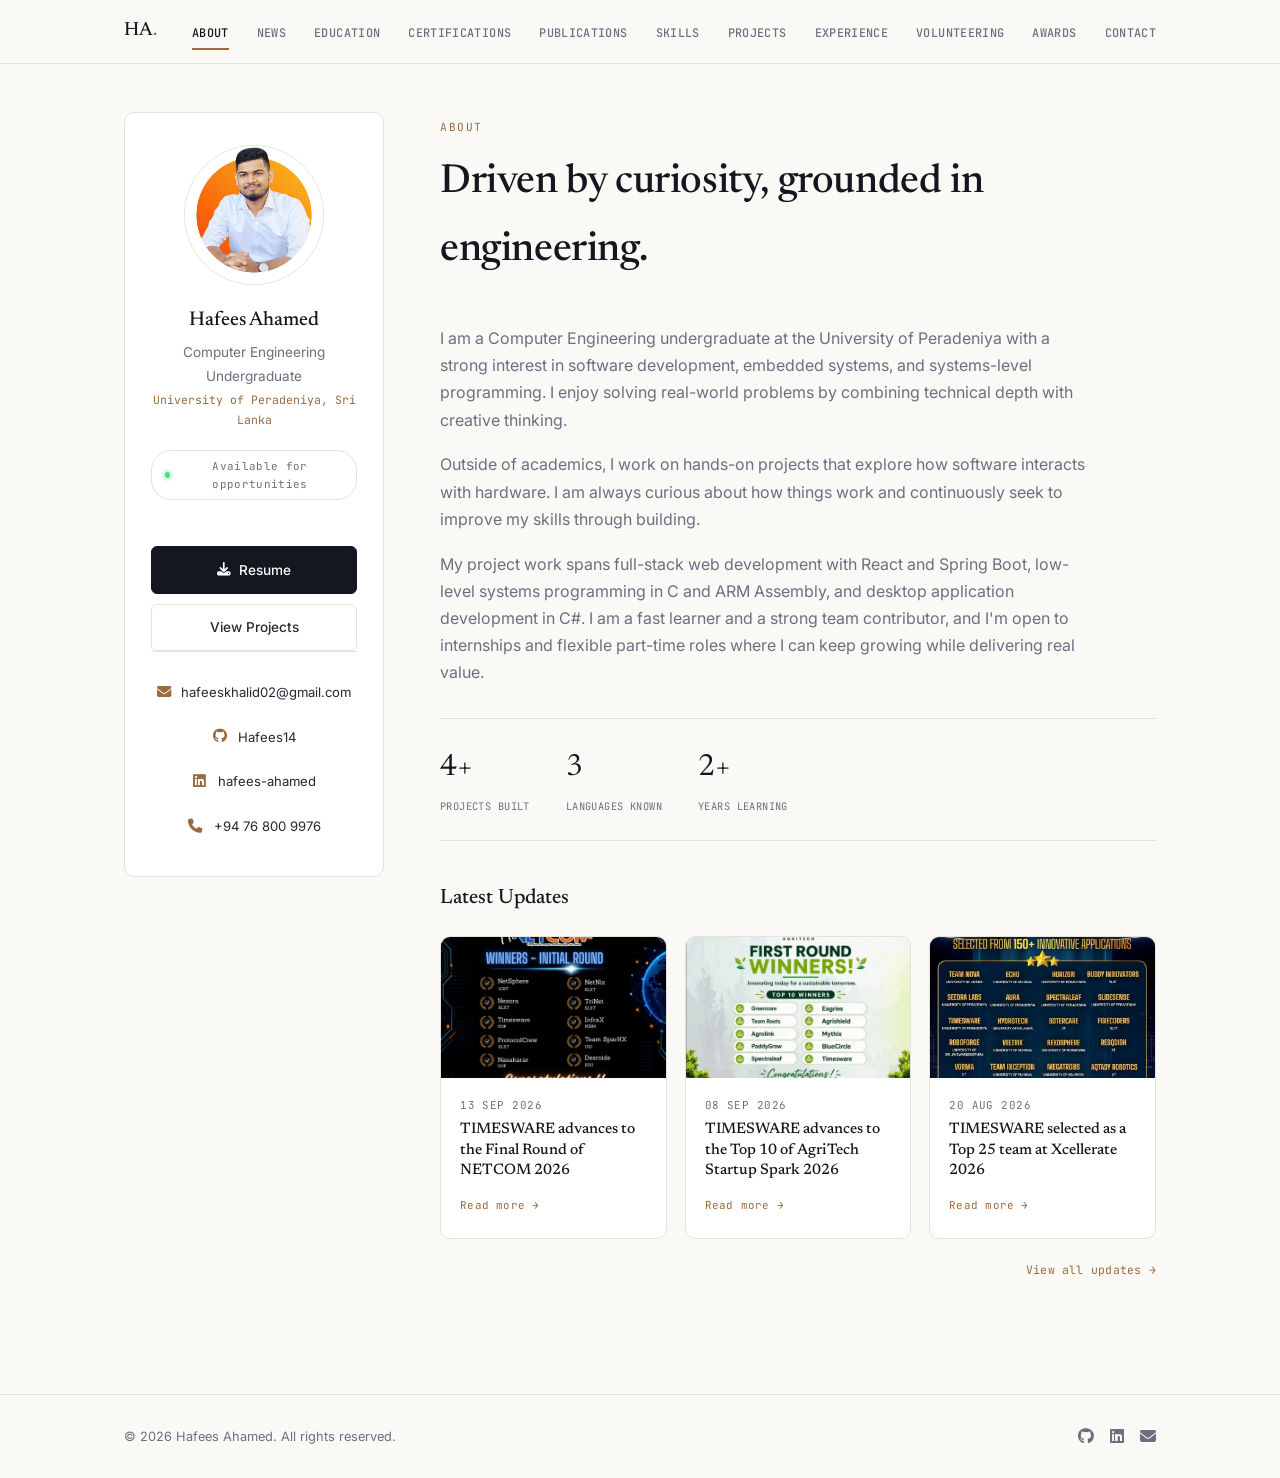
<file: index.html>
<!DOCTYPE html>
<html lang="en">
<head>
<meta charset="UTF-8" />
<meta name="viewport" content="width=device-width, initial-scale=1.0" />
<title>Hafees Ahamed | Computer Engineering Undergraduate</title>
<meta name="description" content="Portfolio of Hafees Ahamed — Computer Engineering undergraduate at University of Peradeniya, passionate about embedded systems and systems programming.">
<link rel="canonical" href="https://hafees14.github.io/My_Web_Portfolio_v2/index.html">
<meta property="og:type" content="website">
<meta property="og:title" content="Hafees Ahamed | Computer Engineering Undergraduate">
<meta property="og:description" content="Portfolio of Hafees Ahamed — Computer Engineering undergraduate at University of Peradeniya, passionate about embedded systems and systems programming.">
<meta property="og:image" content="https://hafees14.github.io/My_Web_Portfolio_v2/profile.jpg">
<meta property="og:url" content="https://hafees14.github.io/My_Web_Portfolio_v2/index.html">
<meta name="twitter:card" content="summary_large_image">
<link rel="icon" href="profile.jpg" type="image/jpeg">
<link rel="stylesheet" href="style.css" />
<link rel="preconnect" href="https://fonts.googleapis.com">
<link rel="preconnect" href="https://fonts.gstatic.com" crossorigin>
<link href="https://fonts.googleapis.com/css2?family=Newsreader:ital,wght@0,400;0,500;0,600;1,400;1,500&family=Inter:wght@400;500;600;700&family=JetBrains+Mono:wght@400;500&display=swap" rel="stylesheet">
<link rel="stylesheet" href="https://cdnjs.cloudflare.com/ajax/libs/font-awesome/6.5.0/css/all.min.css">
</head>
<body>
  <a href="#main-content" class="skip-link">Skip to main content</a>
  <nav class="navbar">
    <div class="nav-container">
      <a href="index.html" class="nav-logo">HA<span class="dot">.</span></a>
      <ul class="nav-list" id="nav-list">
        <li><a href="index.html" class="nav-link active" aria-current="page">About</a></li>
        <li><a href="news.html" class="nav-link">News</a></li>
        <li><a href="education.html" class="nav-link">Education</a></li>
        <li><a href="certifications.html" class="nav-link">Certifications</a></li>
        <li><a href="publications.html" class="nav-link">Publications</a></li>
        <li><a href="skills.html" class="nav-link">Skills</a></li>
        <li><a href="projects.html" class="nav-link">Projects</a></li>
        <li><a href="experience.html" class="nav-link">Experience</a></li>
        <li><a href="volunteering.html" class="nav-link">Volunteering</a></li>
        <li><a href="awards.html" class="nav-link">Awards</a></li>
        <li><a href="contact.html" class="nav-link">Contact</a></li>
      </ul>
      <button class="nav-toggle" id="nav-toggle" aria-label="Toggle menu">
        <span class="bar"></span><span class="bar"></span><span class="bar"></span>
      </button>
    </div>
  </nav>
  <div class="page-shell">
    <aside class="sidebar">
      <div class="sidebar-photo"><img src="profile.jpg" alt="Hafees Ahamed" loading="lazy"></div>
      <div class="sidebar-name">Hafees Ahamed</div>
      <div class="sidebar-role">Computer Engineering Undergraduate</div>
      <div class="sidebar-org">University of Peradeniya, Sri Lanka</div>
      <div class="sidebar-status"><span class="status-dot"></span> Available for opportunities</div>
      <div class="sidebar-cta">
        <a href="Hafees_CV.pdf" class="btn btn-primary" download><i class="fas fa-download"></i> Resume</a>
        <a href="projects.html" class="btn btn-outline">View Projects</a>
      </div>
      <div class="sidebar-links">
        <a href="mailto:hafeeskhalid02@gmail.com" class="sidebar-link"><i class="fas fa-envelope"></i> hafeeskhalid02@gmail.com</a>
        <a href="https://github.com/Hafees14" target="_blank" rel="noopener" class="sidebar-link"><i class="fab fa-github"></i> Hafees14</a>
        <a href="https://www.linkedin.com/in/hafees-ahamed" target="_blank" rel="noopener" class="sidebar-link"><i class="fab fa-linkedin"></i> hafees-ahamed</a>
        <a href="tel:+94768009976" class="sidebar-link"><i class="fas fa-phone"></i> +94 76 800 9976</a>
      </div>
    </aside>
    <main class="content" id="main-content" tabindex="-1">
      <div class="content-header">
        <span class="section-label">About</span>
        <h1 class="page-title">Driven by curiosity, grounded in engineering.</h1>
      </div>
      <div class="about-body">
        <p>I am a Computer Engineering undergraduate at the University of Peradeniya with a strong interest in software development, embedded systems, and systems-level programming. I enjoy solving real-world problems by combining technical depth with creative thinking.</p>
        <p>Outside of academics, I work on hands-on projects that explore how software interacts with hardware. I am always curious about how things work and continuously seek to improve my skills through building.</p>
        <p>My project work spans full-stack web development with React and Spring Boot, low-level systems programming in C and ARM Assembly, and desktop application development in C#. I am a fast learner and a strong team contributor, and I'm open to internships and flexible part-time roles where I can keep growing while delivering real value.</p>
      </div>
      <div class="stats-row">
        <div class="stat-item"><span class="stat-num">4+</span><span class="stat-label">Projects Built</span></div>
        <div class="stat-item"><span class="stat-num">3</span><span class="stat-label">Languages Known</span></div>
        <div class="stat-item"><span class="stat-num">2+</span><span class="stat-label">Years Learning</span></div>
      </div>

      <h2 class="subheading">Latest Updates</h2>
      <div class="news-preview-grid">
        <a href="news.html" class="card news-preview-card">
          <img src="assets/news/netcom-2026.jpg" alt="TIMESWARE NETCOM 2026 Initial Round Top 10 selection" loading="lazy">
          <div class="news-preview-body">
            <time class="news-date" datetime="2026-09-13">13 Sep 2026</time>
            <h4>TIMESWARE advances to the Final Round of NETCOM 2026</h4>
            <span class="news-cta">Read more &rarr;</span>
          </div>
        </a>
        <a href="news.html" class="card news-preview-card">
          <img src="assets/news/agritech-startup-spark-2026.jpg" alt="TIMESWARE AgriTech Startup Spark 2026 Top 10 selection" loading="lazy">
          <div class="news-preview-body">
            <time class="news-date" datetime="2026-09-08">08 Sep 2026</time>
            <h4>TIMESWARE advances to the Top 10 of AgriTech Startup Spark 2026</h4>
            <span class="news-cta">Read more &rarr;</span>
          </div>
        </a>
        <a href="news.html" class="card news-preview-card">
          <img src="assets/news/xcellerate-2026.jpg" alt="TIMESWARE Xcellerate 2026 Top 25 selection" loading="lazy">
          <div class="news-preview-body">
            <time class="news-date" datetime="2026-08-20">20 Aug 2026</time>
            <h4>TIMESWARE selected as a Top 25 team at Xcellerate 2026</h4>
            <span class="news-cta">Read more &rarr;</span>
          </div>
        </a>
      </div>
      <p class="news-preview-more"><a href="news.html" class="news-cta">View all updates &rarr;</a></p>
    </main>
  </div>
  <footer class="footer">
    <div class="footer-inner">
      <p class="footer-copy">&copy; <span id="footer-year"></span> Hafees Ahamed. All rights reserved.</p>
      <div class="footer-social">
        <a href="https://github.com/Hafees14" target="_blank" rel="noopener" aria-label="GitHub"><i class="fab fa-github"></i></a>
        <a href="https://www.linkedin.com/in/hafees-ahamed" target="_blank" rel="noopener" aria-label="LinkedIn"><i class="fab fa-linkedin"></i></a>
        <a href="mailto:hafeeskhalid02@gmail.com" aria-label="Email"><i class="fas fa-envelope"></i></a>
      </div>
    </div>
  </footer>
  <script src="script.js"></script>
</body>
</html>
</file>
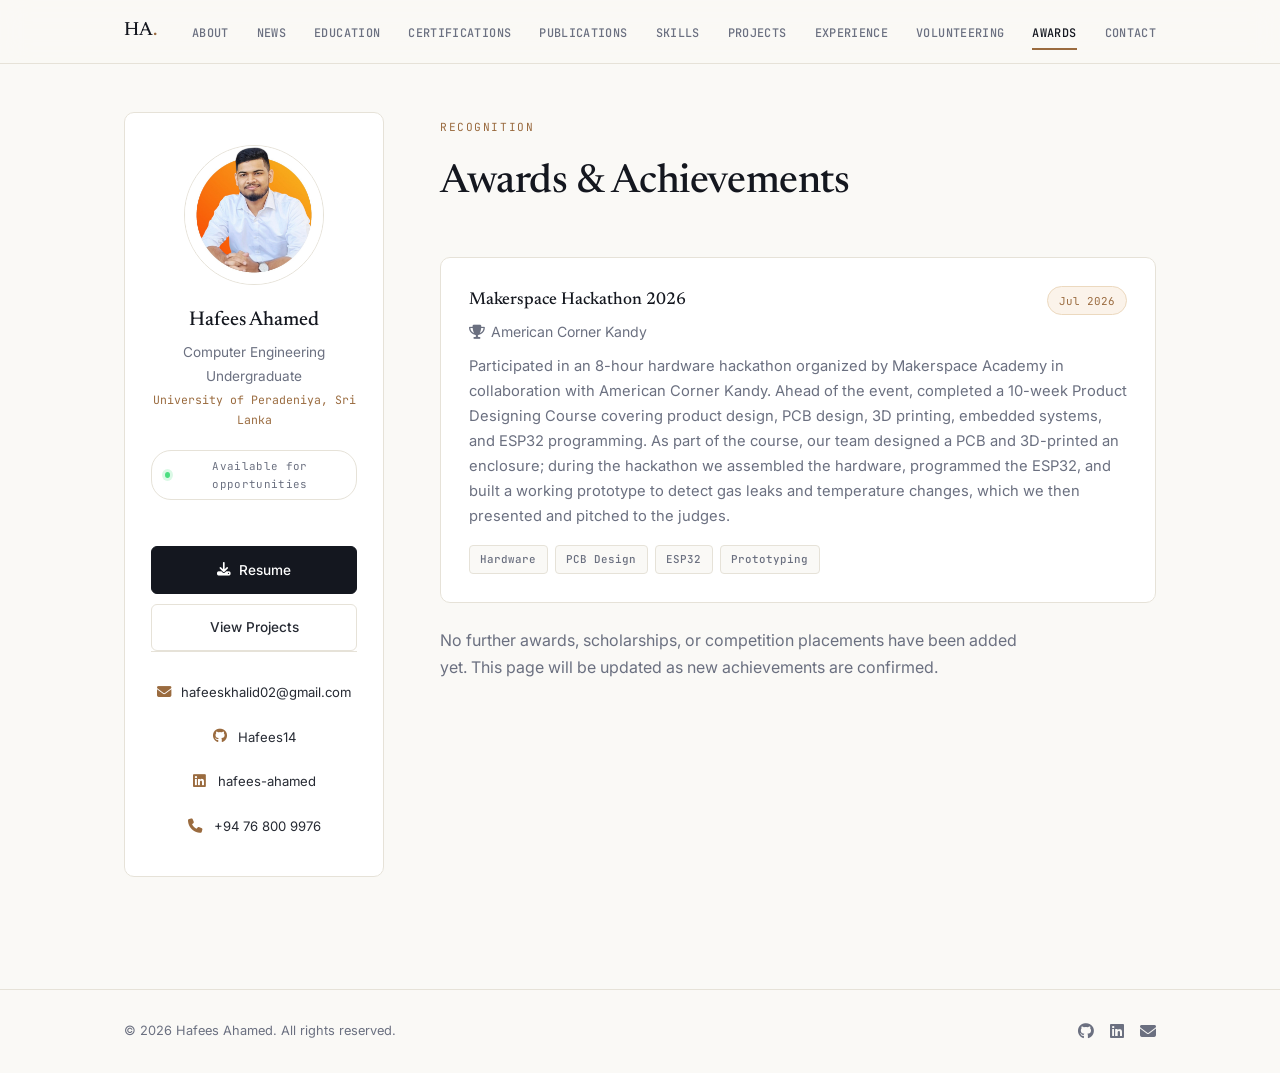
<file: awards.html>
<!DOCTYPE html>
<html lang="en">
<head>
<meta charset="UTF-8" />
<meta name="viewport" content="width=device-width, initial-scale=1.0" />
<title>Awards | Hafees Ahamed</title>
<meta name="description" content="Awards and achievements of Hafees Ahamed.">
<link rel="canonical" href="https://hafees14.github.io/My_Web_Portfolio_v2/awards.html">
<meta property="og:type" content="website">
<meta property="og:title" content="Awards | Hafees Ahamed">
<meta property="og:description" content="Awards and achievements of Hafees Ahamed.">
<meta property="og:image" content="https://hafees14.github.io/My_Web_Portfolio_v2/profile.jpg">
<meta property="og:url" content="https://hafees14.github.io/My_Web_Portfolio_v2/awards.html">
<meta name="twitter:card" content="summary_large_image">
<link rel="icon" href="profile.jpg" type="image/jpeg">
<link rel="stylesheet" href="style.css" />
<link rel="preconnect" href="https://fonts.googleapis.com">
<link rel="preconnect" href="https://fonts.gstatic.com" crossorigin>
<link href="https://fonts.googleapis.com/css2?family=Newsreader:ital,wght@0,400;0,500;0,600;1,400;1,500&family=Inter:wght@400;500;600;700&family=JetBrains+Mono:wght@400;500&display=swap" rel="stylesheet">
<link rel="stylesheet" href="https://cdnjs.cloudflare.com/ajax/libs/font-awesome/6.5.0/css/all.min.css">
</head>
<body>
  <a href="#main-content" class="skip-link">Skip to main content</a>
  <nav class="navbar">
    <div class="nav-container">
      <a href="index.html" class="nav-logo">HA<span class="dot">.</span></a>
      <ul class="nav-list" id="nav-list">
        <li><a href="index.html" class="nav-link">About</a></li>
        <li><a href="news.html" class="nav-link">News</a></li>
        <li><a href="education.html" class="nav-link">Education</a></li>
        <li><a href="certifications.html" class="nav-link">Certifications</a></li>
        <li><a href="publications.html" class="nav-link">Publications</a></li>
        <li><a href="skills.html" class="nav-link">Skills</a></li>
        <li><a href="projects.html" class="nav-link">Projects</a></li>
        <li><a href="experience.html" class="nav-link">Experience</a></li>
        <li><a href="volunteering.html" class="nav-link">Volunteering</a></li>
        <li><a href="awards.html" class="nav-link active" aria-current="page">Awards</a></li>
        <li><a href="contact.html" class="nav-link">Contact</a></li>
      </ul>
      <button class="nav-toggle" id="nav-toggle" aria-label="Toggle menu">
        <span class="bar"></span><span class="bar"></span><span class="bar"></span>
      </button>
    </div>
  </nav>
  <div class="page-shell">
    <aside class="sidebar">
      <div class="sidebar-photo"><img src="profile.jpg" alt="Hafees Ahamed" loading="lazy"></div>
      <div class="sidebar-name">Hafees Ahamed</div>
      <div class="sidebar-role">Computer Engineering Undergraduate</div>
      <div class="sidebar-org">University of Peradeniya, Sri Lanka</div>
      <div class="sidebar-status"><span class="status-dot"></span> Available for opportunities</div>
      <div class="sidebar-cta">
        <a href="Hafees_CV.pdf" class="btn btn-primary" download><i class="fas fa-download"></i> Resume</a>
        <a href="projects.html" class="btn btn-outline">View Projects</a>
      </div>
      <div class="sidebar-links">
        <a href="mailto:hafeeskhalid02@gmail.com" class="sidebar-link"><i class="fas fa-envelope"></i> hafeeskhalid02@gmail.com</a>
        <a href="https://github.com/Hafees14" target="_blank" rel="noopener" class="sidebar-link"><i class="fab fa-github"></i> Hafees14</a>
        <a href="https://www.linkedin.com/in/hafees-ahamed" target="_blank" rel="noopener" class="sidebar-link"><i class="fab fa-linkedin"></i> hafees-ahamed</a>
        <a href="tel:+94768009976" class="sidebar-link"><i class="fas fa-phone"></i> +94 76 800 9976</a>
      </div>
    </aside>
    <main class="content" id="main-content" tabindex="-1">
      <div class="content-header">
        <span class="section-label">Recognition</span>
        <h1 class="page-title">Awards & Achievements</h1>
      </div>
      <div class="card-list">
        <div class="card">
          <div class="timeline-header">
            <div>
              <div class="timeline-role">Makerspace Hackathon 2026</div>
              <div class="timeline-org"><i class="fas fa-trophy"></i> American Corner Kandy</div>
            </div>
            <span class="timeline-date">Jul 2026</span>
          </div>
          <p class="timeline-desc">Participated in an 8-hour hardware hackathon organized by Makerspace Academy in collaboration with American Corner Kandy. Ahead of the event, completed a 10-week Product Designing Course covering product design, PCB design, 3D printing, embedded systems, and ESP32 programming. As part of the course, our team designed a PCB and 3D-printed an enclosure; during the hackathon we assembled the hardware, programmed the ESP32, and built a working prototype to detect gas leaks and temperature changes, which we then presented and pitched to the judges.</p>
          <div class="tags"><span class="tag">Hardware</span><span class="tag">PCB Design</span><span class="tag">ESP32</span><span class="tag">Prototyping</span></div>
        </div>
      </div>
      <p class="page-lede" style="margin-top:1.5rem;">No further awards, scholarships, or competition placements have been added yet. This page will be updated as new achievements are confirmed.</p>
    </main>
  </div>
  <footer class="footer">
    <div class="footer-inner">
      <p class="footer-copy">&copy; <span id="footer-year"></span> Hafees Ahamed. All rights reserved.</p>
      <div class="footer-social">
        <a href="https://github.com/Hafees14" target="_blank" rel="noopener" aria-label="GitHub"><i class="fab fa-github"></i></a>
        <a href="https://www.linkedin.com/in/hafees-ahamed" target="_blank" rel="noopener" aria-label="LinkedIn"><i class="fab fa-linkedin"></i></a>
        <a href="mailto:hafeeskhalid02@gmail.com" aria-label="Email"><i class="fas fa-envelope"></i></a>
      </div>
    </div>
  </footer>
  <script src="script.js"></script>
</body>
</html>
</file>
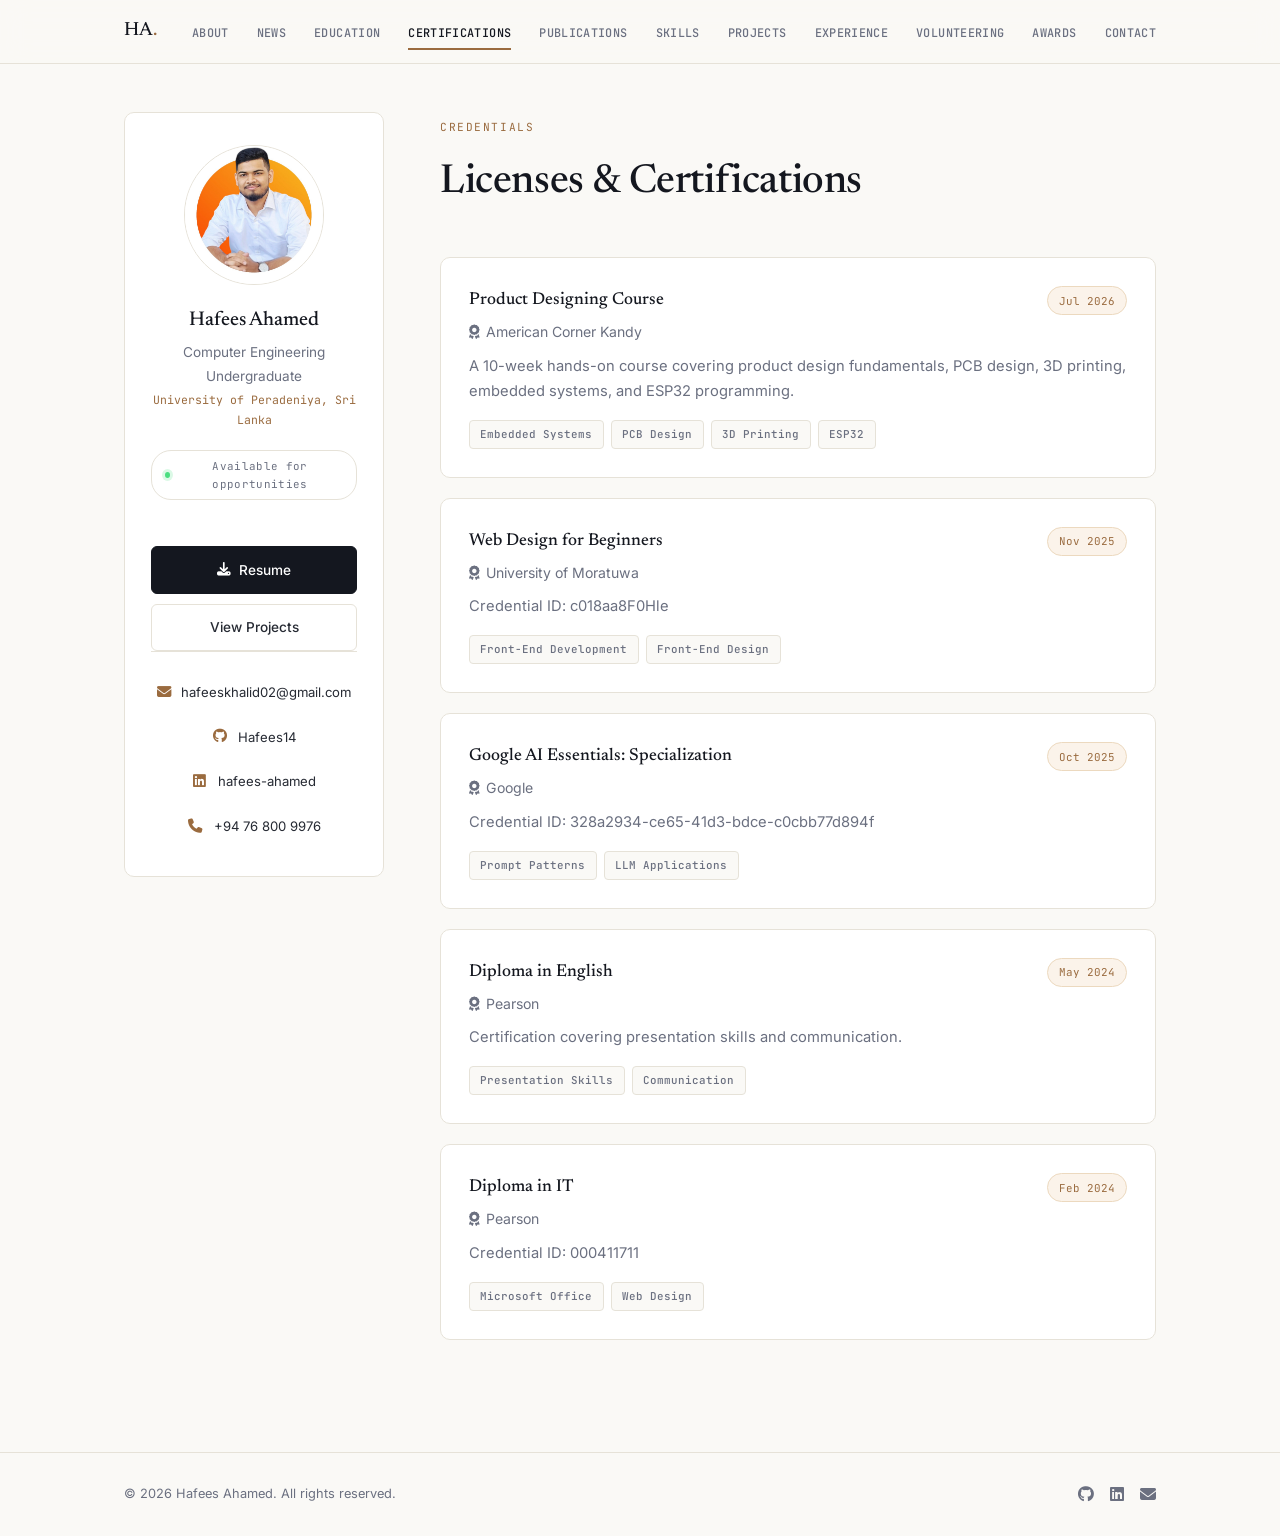
<file: certifications.html>
<!DOCTYPE html>
<html lang="en">
<head>
<meta charset="UTF-8" />
<meta name="viewport" content="width=device-width, initial-scale=1.0" />
<title>Certifications | Hafees Ahamed</title>
<meta name="description" content="Licenses and certifications earned by Hafees Ahamed.">
<link rel="canonical" href="https://hafees14.github.io/My_Web_Portfolio_v2/certifications.html">
<meta property="og:type" content="website">
<meta property="og:title" content="Education | Hafees Ahamed">
<meta property="og:description" content="Licenses and certifications earned by Hafees Ahamed.">
<meta property="og:image" content="https://hafees14.github.io/My_Web_Portfolio_v2/profile.jpg">
<meta property="og:url" content="https://hafees14.github.io/My_Web_Portfolio_v2/certifications.html">
<meta name="twitter:card" content="summary_large_image">
<link rel="icon" href="profile.jpg" type="image/jpeg">
<link rel="stylesheet" href="style.css" />
<link rel="preconnect" href="https://fonts.googleapis.com">
<link rel="preconnect" href="https://fonts.gstatic.com" crossorigin>
<link href="https://fonts.googleapis.com/css2?family=Newsreader:ital,wght@0,400;0,500;0,600;1,400;1,500&family=Inter:wght@400;500;600;700&family=JetBrains+Mono:wght@400;500&display=swap" rel="stylesheet">
<link rel="stylesheet" href="https://cdnjs.cloudflare.com/ajax/libs/font-awesome/6.5.0/css/all.min.css">
</head>
<body>
  <a href="#main-content" class="skip-link">Skip to main content</a>
  <nav class="navbar">
    <div class="nav-container">
      <a href="index.html" class="nav-logo">HA<span class="dot">.</span></a>
      <ul class="nav-list" id="nav-list">
        <li><a href="index.html" class="nav-link">About</a></li>
        <li><a href="news.html" class="nav-link">News</a></li>
        <li><a href="education.html" class="nav-link">Education</a></li>
        <li><a href="certifications.html" class="nav-link active" aria-current="page">Certifications</a></li>
        <li><a href="publications.html" class="nav-link">Publications</a></li>
        <li><a href="skills.html" class="nav-link">Skills</a></li>
        <li><a href="projects.html" class="nav-link">Projects</a></li>
        <li><a href="experience.html" class="nav-link">Experience</a></li>
        <li><a href="volunteering.html" class="nav-link">Volunteering</a></li>
        <li><a href="awards.html" class="nav-link">Awards</a></li>
        <li><a href="contact.html" class="nav-link">Contact</a></li>
      </ul>
      <button class="nav-toggle" id="nav-toggle" aria-label="Toggle menu">
        <span class="bar"></span><span class="bar"></span><span class="bar"></span>
      </button>
    </div>
  </nav>
  <div class="page-shell">
    <aside class="sidebar">
      <div class="sidebar-photo"><img src="profile.jpg" alt="Hafees Ahamed" loading="lazy"></div>
      <div class="sidebar-name">Hafees Ahamed</div>
      <div class="sidebar-role">Computer Engineering Undergraduate</div>
      <div class="sidebar-org">University of Peradeniya, Sri Lanka</div>
      <div class="sidebar-status"><span class="status-dot"></span> Available for opportunities</div>
      <div class="sidebar-cta">
        <a href="Hafees_CV.pdf" class="btn btn-primary" download><i class="fas fa-download"></i> Resume</a>
        <a href="projects.html" class="btn btn-outline">View Projects</a>
      </div>
      <div class="sidebar-links">
        <a href="mailto:hafeeskhalid02@gmail.com" class="sidebar-link"><i class="fas fa-envelope"></i> hafeeskhalid02@gmail.com</a>
        <a href="https://github.com/Hafees14" target="_blank" rel="noopener" class="sidebar-link"><i class="fab fa-github"></i> Hafees14</a>
        <a href="https://www.linkedin.com/in/hafees-ahamed" target="_blank" rel="noopener" class="sidebar-link"><i class="fab fa-linkedin"></i> hafees-ahamed</a>
        <a href="tel:+94768009976" class="sidebar-link"><i class="fas fa-phone"></i> +94 76 800 9976</a>
      </div>
    </aside>
    <main class="content" id="main-content" tabindex="-1">
      <div class="content-header">
        <span class="section-label">Credentials</span>
        <h1 class="page-title">Licenses &amp; Certifications</h1>
      </div>
      <div class="card-list">

        <div class="card">
          <div class="timeline-header">
            <div>
              <div class="timeline-role">Product Designing Course</div>
              <div class="timeline-org"><i class="fas fa-award"></i> American Corner Kandy</div>
            </div>
            <span class="timeline-date">Jul 2026</span>
          </div>
          <p class="timeline-desc">A 10-week hands-on course covering product design fundamentals, PCB design, 3D printing, embedded systems, and ESP32 programming.</p>
          <div class="tags"><span class="tag">Embedded Systems</span><span class="tag">PCB Design</span><span class="tag">3D Printing</span><span class="tag">ESP32</span></div>
        </div>

        <div class="card">
          <div class="timeline-header">
            <div>
              <div class="timeline-role">Web Design for Beginners</div>
              <div class="timeline-org"><i class="fas fa-award"></i> University of Moratuwa</div>
            </div>
            <span class="timeline-date">Nov 2025</span>
          </div>
          <p class="timeline-desc">Credential ID: c018aa8F0Hle</p>
          <div class="tags"><span class="tag">Front-End Development</span><span class="tag">Front-End Design</span></div>
        </div>

        <div class="card">
          <div class="timeline-header">
            <div>
              <div class="timeline-role">Google AI Essentials: Specialization</div>
              <div class="timeline-org"><i class="fas fa-award"></i> Google</div>
            </div>
            <span class="timeline-date">Oct 2025</span>
          </div>
          <p class="timeline-desc">Credential ID: 328a2934-ce65-41d3-bdce-c0cbb77d894f</p>
          <div class="tags"><span class="tag">Prompt Patterns</span><span class="tag">LLM Applications</span></div>
        </div>

        <div class="card">
          <div class="timeline-header">
            <div>
              <div class="timeline-role">Diploma in English</div>
              <div class="timeline-org"><i class="fas fa-award"></i> Pearson</div>
            </div>
            <span class="timeline-date">May 2024</span>
          </div>
          <p class="timeline-desc">Certification covering presentation skills and communication.</p>
          <div class="tags"><span class="tag">Presentation Skills</span><span class="tag">Communication</span></div>
        </div>

        <div class="card">
          <div class="timeline-header">
            <div>
              <div class="timeline-role">Diploma in IT</div>
              <div class="timeline-org"><i class="fas fa-award"></i> Pearson</div>
            </div>
            <span class="timeline-date">Feb 2024</span>
          </div>
          <p class="timeline-desc">Credential ID: 000411711</p>
          <div class="tags"><span class="tag">Microsoft Office</span><span class="tag">Web Design</span></div>
        </div>

      </div>
    </main>
  </div>
  <footer class="footer">
    <div class="footer-inner">
      <p class="footer-copy">&copy; <span id="footer-year"></span> Hafees Ahamed. All rights reserved.</p>
      <div class="footer-social">
        <a href="https://github.com/Hafees14" target="_blank" rel="noopener" aria-label="GitHub"><i class="fab fa-github"></i></a>
        <a href="https://www.linkedin.com/in/hafees-ahamed" target="_blank" rel="noopener" aria-label="LinkedIn"><i class="fab fa-linkedin"></i></a>
        <a href="mailto:hafeeskhalid02@gmail.com" aria-label="Email"><i class="fas fa-envelope"></i></a>
      </div>
    </div>
  </footer>
  <script src="script.js"></script>
</body>
</html>
</file>
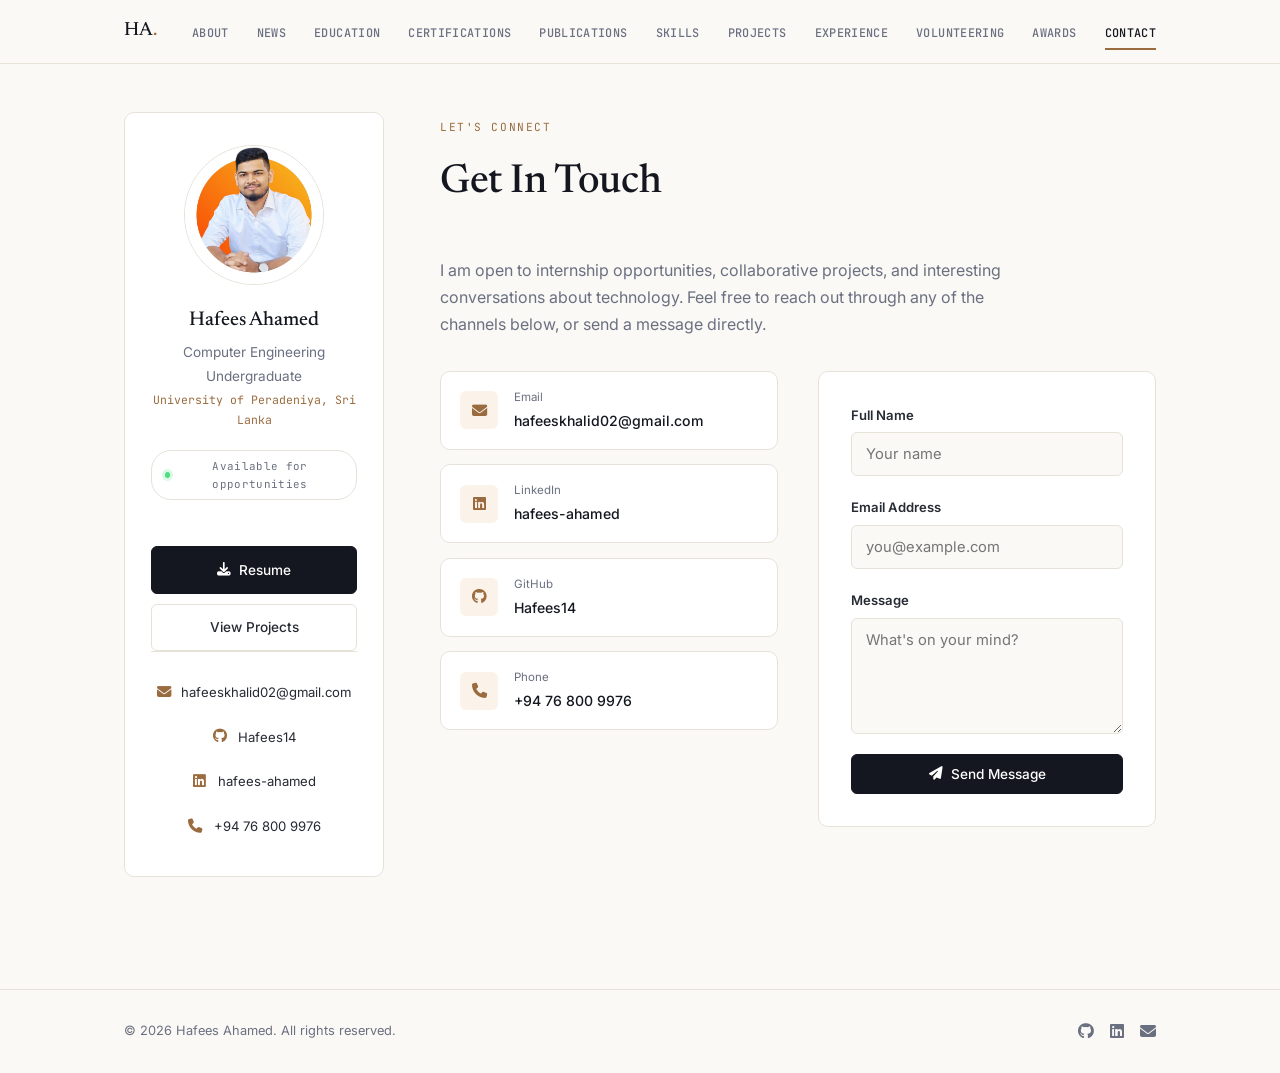
<file: contact.html>
<!DOCTYPE html>
<html lang="en">
<head>
<meta charset="UTF-8" />
<meta name="viewport" content="width=device-width, initial-scale=1.0" />
<title>Contact | Hafees Ahamed</title>
<meta name="description" content="Contact Hafees Ahamed.">
<link rel="canonical" href="https://hafees14.github.io/My_Web_Portfolio_v2/contact.html">
<meta property="og:type" content="website">
<meta property="og:title" content="Contact | Hafees Ahamed">
<meta property="og:description" content="Contact Hafees Ahamed.">
<meta property="og:image" content="https://hafees14.github.io/My_Web_Portfolio_v2/profile.jpg">
<meta property="og:url" content="https://hafees14.github.io/My_Web_Portfolio_v2/contact.html">
<meta name="twitter:card" content="summary_large_image">
<link rel="icon" href="profile.jpg" type="image/jpeg">
<link rel="stylesheet" href="style.css" />
<link rel="preconnect" href="https://fonts.googleapis.com">
<link rel="preconnect" href="https://fonts.gstatic.com" crossorigin>
<link href="https://fonts.googleapis.com/css2?family=Newsreader:ital,wght@0,400;0,500;0,600;1,400;1,500&family=Inter:wght@400;500;600;700&family=JetBrains+Mono:wght@400;500&display=swap" rel="stylesheet">
<link rel="stylesheet" href="https://cdnjs.cloudflare.com/ajax/libs/font-awesome/6.5.0/css/all.min.css">
</head>
<body>
  <a href="#main-content" class="skip-link">Skip to main content</a>
  <nav class="navbar">
    <div class="nav-container">
      <a href="index.html" class="nav-logo">HA<span class="dot">.</span></a>
      <ul class="nav-list" id="nav-list">
        <li><a href="index.html" class="nav-link">About</a></li>
        <li><a href="news.html" class="nav-link">News</a></li>
        <li><a href="education.html" class="nav-link">Education</a></li>
        <li><a href="certifications.html" class="nav-link">Certifications</a></li>
        <li><a href="publications.html" class="nav-link">Publications</a></li>
        <li><a href="skills.html" class="nav-link">Skills</a></li>
        <li><a href="projects.html" class="nav-link">Projects</a></li>
        <li><a href="experience.html" class="nav-link">Experience</a></li>
        <li><a href="volunteering.html" class="nav-link">Volunteering</a></li>
        <li><a href="awards.html" class="nav-link">Awards</a></li>
        <li><a href="contact.html" class="nav-link active" aria-current="page">Contact</a></li>
      </ul>
      <button class="nav-toggle" id="nav-toggle" aria-label="Toggle menu">
        <span class="bar"></span><span class="bar"></span><span class="bar"></span>
      </button>
    </div>
  </nav>
  <div class="page-shell">
    <aside class="sidebar">
      <div class="sidebar-photo"><img src="profile.jpg" alt="Hafees Ahamed" loading="lazy"></div>
      <div class="sidebar-name">Hafees Ahamed</div>
      <div class="sidebar-role">Computer Engineering Undergraduate</div>
      <div class="sidebar-org">University of Peradeniya, Sri Lanka</div>
      <div class="sidebar-status"><span class="status-dot"></span> Available for opportunities</div>
      <div class="sidebar-cta">
        <a href="Hafees_CV.pdf" class="btn btn-primary" download><i class="fas fa-download"></i> Resume</a>
        <a href="projects.html" class="btn btn-outline">View Projects</a>
      </div>
      <div class="sidebar-links">
        <a href="mailto:hafeeskhalid02@gmail.com" class="sidebar-link"><i class="fas fa-envelope"></i> hafeeskhalid02@gmail.com</a>
        <a href="https://github.com/Hafees14" target="_blank" rel="noopener" class="sidebar-link"><i class="fab fa-github"></i> Hafees14</a>
        <a href="https://www.linkedin.com/in/hafees-ahamed" target="_blank" rel="noopener" class="sidebar-link"><i class="fab fa-linkedin"></i> hafees-ahamed</a>
        <a href="tel:+94768009976" class="sidebar-link"><i class="fas fa-phone"></i> +94 76 800 9976</a>
      </div>
    </aside>
    <main class="content" id="main-content" tabindex="-1">
      <div class="content-header">
        <span class="section-label">Let's Connect</span>
        <h1 class="page-title">Get In Touch</h1>
      </div>
      <p class="page-lede" style="margin-bottom:2rem;">I am open to internship opportunities, collaborative projects, and interesting conversations about technology. Feel free to reach out through any of the channels below, or send a message directly.</p>
      <div class="contact-page-grid">
        <div class="contact-list">
          <a href="mailto:hafeeskhalid02@gmail.com" class="card contact-row">
            <div class="contact-row-icon"><i class="fas fa-envelope"></i></div>
            <div><p class="contact-row-label">Email</p><p class="contact-row-value">hafeeskhalid02@gmail.com</p></div>
          </a>
          <a href="https://www.linkedin.com/in/hafees-ahamed" target="_blank" rel="noopener" class="card contact-row">
            <div class="contact-row-icon"><i class="fab fa-linkedin"></i></div>
            <div><p class="contact-row-label">LinkedIn</p><p class="contact-row-value">hafees-ahamed</p></div>
          </a>
          <a href="https://github.com/Hafees14" target="_blank" rel="noopener" class="card contact-row">
            <div class="contact-row-icon"><i class="fab fa-github"></i></div>
            <div><p class="contact-row-label">GitHub</p><p class="contact-row-value">Hafees14</p></div>
          </a>
          <a href="tel:+94768009976" class="card contact-row">
            <div class="contact-row-icon"><i class="fas fa-phone"></i></div>
            <div><p class="contact-row-label">Phone</p><p class="contact-row-value">+94 76 800 9976</p></div>
          </a>
        </div>
        <div class="card contact-form-card">
          <form id="contactForm" class="contact-form" action="https://formspree.io/f/xvzdewpr" method="POST">
            <div class="form-group">
              <label for="name">Full Name</label>
              <input type="text" id="name" name="name" placeholder="Your name" required>
            </div>
            <div class="form-group">
              <label for="email">Email Address</label>
              <input type="email" id="email" name="email" placeholder="you@example.com" required>
            </div>
            <div class="form-group">
              <label for="message">Message</label>
              <textarea id="message" name="message" rows="5" placeholder="What's on your mind?" required></textarea>
            </div>
            <button type="submit" class="btn btn-primary btn-full">
              <i class="fas fa-paper-plane"></i> Send Message
            </button>
          </form>
        </div>
      </div>
    </main>
  </div>
  <footer class="footer">
    <div class="footer-inner">
      <p class="footer-copy">&copy; <span id="footer-year"></span> Hafees Ahamed. All rights reserved.</p>
      <div class="footer-social">
        <a href="https://github.com/Hafees14" target="_blank" rel="noopener" aria-label="GitHub"><i class="fab fa-github"></i></a>
        <a href="https://www.linkedin.com/in/hafees-ahamed" target="_blank" rel="noopener" aria-label="LinkedIn"><i class="fab fa-linkedin"></i></a>
        <a href="mailto:hafeeskhalid02@gmail.com" aria-label="Email"><i class="fas fa-envelope"></i></a>
      </div>
    </div>
  </footer>
  <script src="script.js"></script>
</body>
</html>
</file>
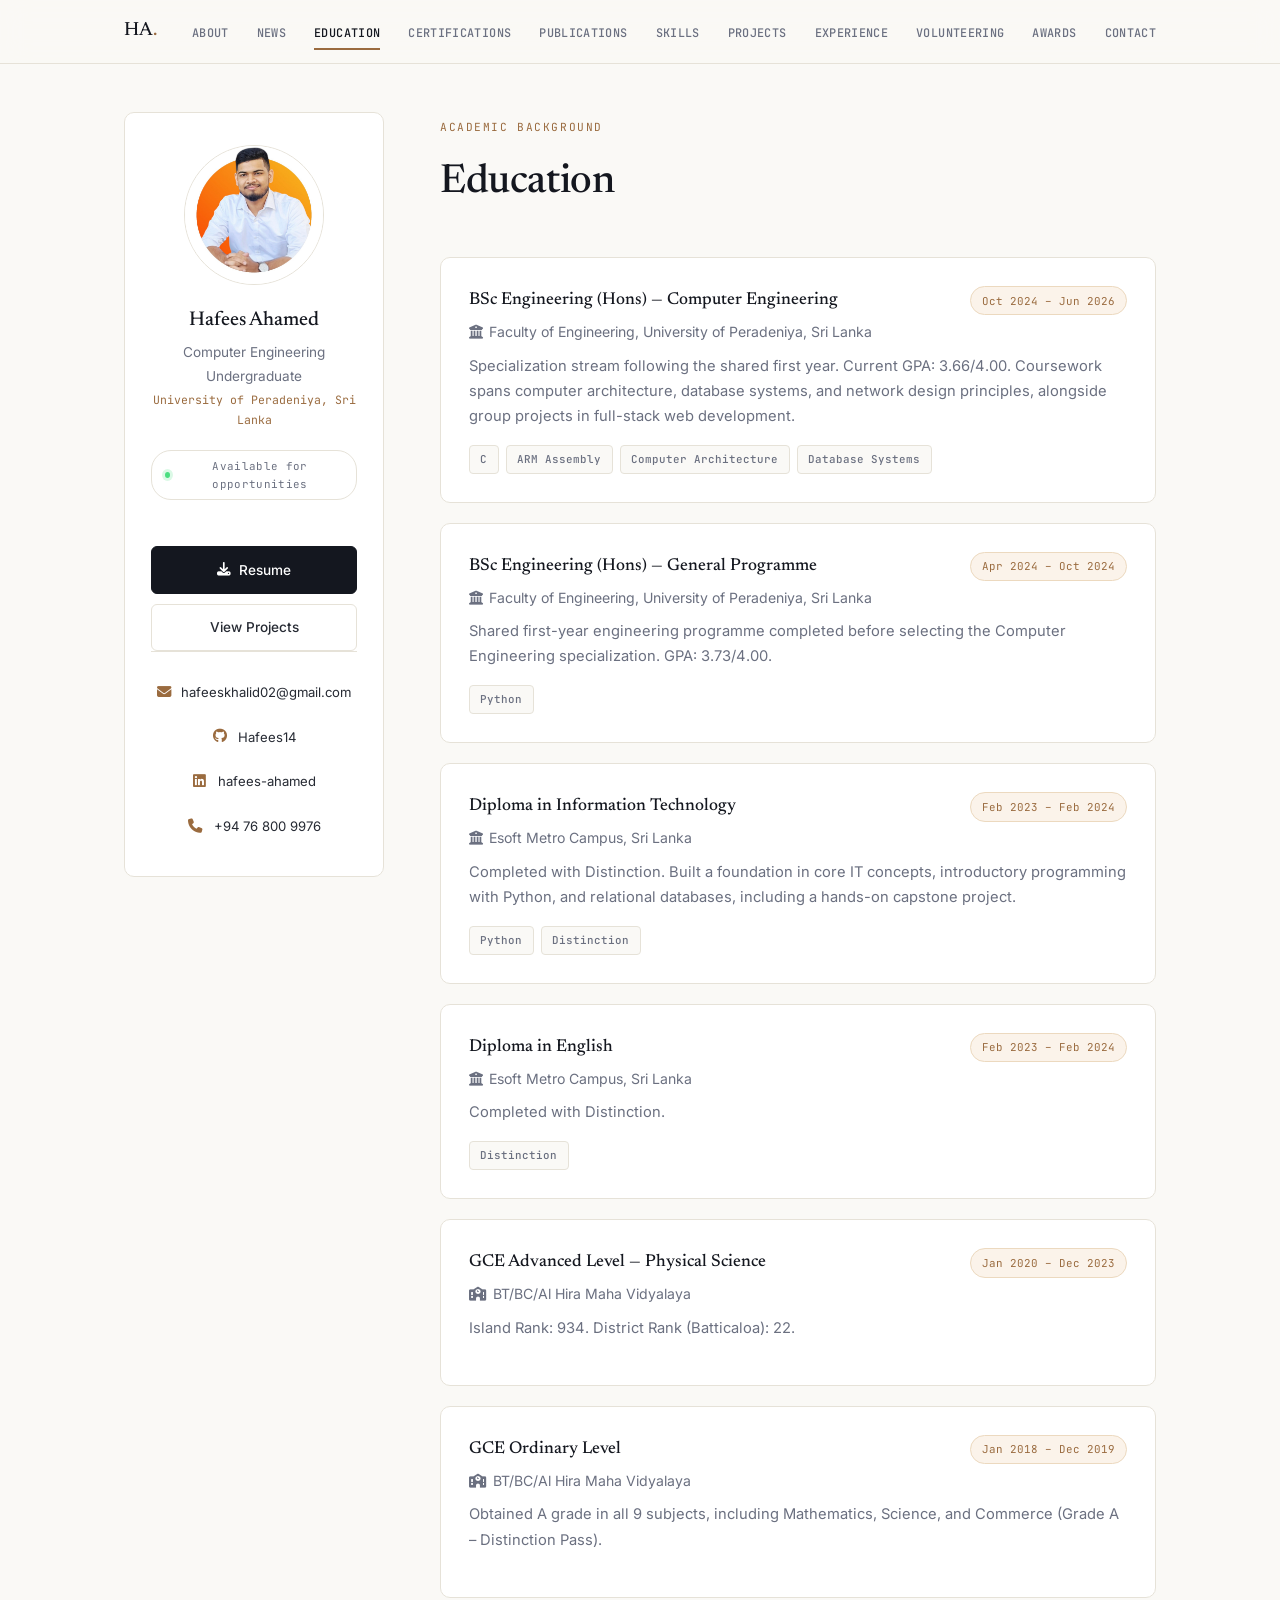
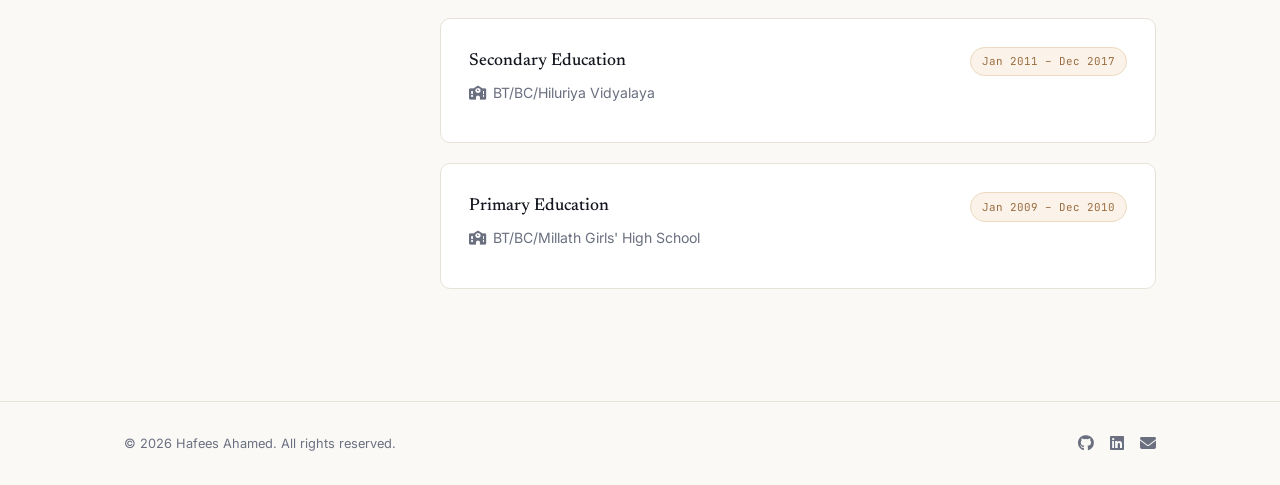
<file: education.html>
<!DOCTYPE html>
<html lang="en">
<head>
<meta charset="UTF-8" />
<meta name="viewport" content="width=device-width, initial-scale=1.0" />
<title>Education | Hafees Ahamed</title>
<meta name="description" content="Educational background of Hafees Ahamed.">
<link rel="canonical" href="https://hafees14.github.io/My_Web_Portfolio_v2/education.html">
<meta property="og:type" content="website">
<meta property="og:title" content="Education | Hafees Ahamed">
<meta property="og:description" content="Educational background of Hafees Ahamed.">
<meta property="og:image" content="https://hafees14.github.io/My_Web_Portfolio_v2/profile.jpg">
<meta property="og:url" content="https://hafees14.github.io/My_Web_Portfolio_v2/education.html">
<meta name="twitter:card" content="summary_large_image">
<link rel="icon" href="profile.jpg" type="image/jpeg">
<link rel="stylesheet" href="style.css" />
<link rel="preconnect" href="https://fonts.googleapis.com">
<link rel="preconnect" href="https://fonts.gstatic.com" crossorigin>
<link href="https://fonts.googleapis.com/css2?family=Newsreader:ital,wght@0,400;0,500;0,600;1,400;1,500&family=Inter:wght@400;500;600;700&family=JetBrains+Mono:wght@400;500&display=swap" rel="stylesheet">
<link rel="stylesheet" href="https://cdnjs.cloudflare.com/ajax/libs/font-awesome/6.5.0/css/all.min.css">
</head>
<body>
  <a href="#main-content" class="skip-link">Skip to main content</a>
  <nav class="navbar">
    <div class="nav-container">
      <a href="index.html" class="nav-logo">HA<span class="dot">.</span></a>
      <ul class="nav-list" id="nav-list">
        <li><a href="index.html" class="nav-link">About</a></li>
        <li><a href="news.html" class="nav-link">News</a></li>
        <li><a href="education.html" class="nav-link active" aria-current="page">Education</a></li>
        <li><a href="certifications.html" class="nav-link">Certifications</a></li>
        <li><a href="publications.html" class="nav-link">Publications</a></li>
        <li><a href="skills.html" class="nav-link">Skills</a></li>
        <li><a href="projects.html" class="nav-link">Projects</a></li>
        <li><a href="experience.html" class="nav-link">Experience</a></li>
        <li><a href="volunteering.html" class="nav-link">Volunteering</a></li>
        <li><a href="awards.html" class="nav-link">Awards</a></li>
        <li><a href="contact.html" class="nav-link">Contact</a></li>
      </ul>
      <button class="nav-toggle" id="nav-toggle" aria-label="Toggle menu">
        <span class="bar"></span><span class="bar"></span><span class="bar"></span>
      </button>
    </div>
  </nav>
  <div class="page-shell">
    <aside class="sidebar">
      <div class="sidebar-photo"><img src="profile.jpg" alt="Hafees Ahamed" loading="lazy"></div>
      <div class="sidebar-name">Hafees Ahamed</div>
      <div class="sidebar-role">Computer Engineering Undergraduate</div>
      <div class="sidebar-org">University of Peradeniya, Sri Lanka</div>
      <div class="sidebar-status"><span class="status-dot"></span> Available for opportunities</div>
      <div class="sidebar-cta">
        <a href="Hafees_CV.pdf" class="btn btn-primary" download><i class="fas fa-download"></i> Resume</a>
        <a href="projects.html" class="btn btn-outline">View Projects</a>
      </div>
      <div class="sidebar-links">
        <a href="mailto:hafeeskhalid02@gmail.com" class="sidebar-link"><i class="fas fa-envelope"></i> hafeeskhalid02@gmail.com</a>
        <a href="https://github.com/Hafees14" target="_blank" rel="noopener" class="sidebar-link"><i class="fab fa-github"></i> Hafees14</a>
        <a href="https://www.linkedin.com/in/hafees-ahamed" target="_blank" rel="noopener" class="sidebar-link"><i class="fab fa-linkedin"></i> hafees-ahamed</a>
        <a href="tel:+94768009976" class="sidebar-link"><i class="fas fa-phone"></i> +94 76 800 9976</a>
      </div>
    </aside>
    <main class="content" id="main-content" tabindex="-1">
      <div class="content-header">
        <span class="section-label">Academic Background</span>
        <h1 class="page-title">Education</h1>
      </div>
      <div class="card-list">

        <div class="card">
          <div class="timeline-header">
            <div>
              <div class="timeline-role">BSc Engineering (Hons) — Computer Engineering</div>
              <div class="timeline-org"><i class="fas fa-university"></i> Faculty of Engineering, University of Peradeniya, Sri Lanka</div>
            </div>
            <span class="timeline-date">Oct 2024 &ndash; Jun 2026</span>
          </div>
          <p class="timeline-desc">Specialization stream following the shared first year. Current GPA: 3.66/4.00. Coursework spans computer architecture, database systems, and network design principles, alongside group projects in full-stack web development.</p>
          <div class="tags"><span class="tag">C</span><span class="tag">ARM Assembly</span><span class="tag">Computer Architecture</span><span class="tag">Database Systems</span></div>
        </div>

        <div class="card">
          <div class="timeline-header">
            <div>
              <div class="timeline-role">BSc Engineering (Hons) — General Programme</div>
              <div class="timeline-org"><i class="fas fa-university"></i> Faculty of Engineering, University of Peradeniya, Sri Lanka</div>
            </div>
            <span class="timeline-date">Apr 2024 &ndash; Oct 2024</span>
          </div>
          <p class="timeline-desc">Shared first-year engineering programme completed before selecting the Computer Engineering specialization. GPA: 3.73/4.00.</p>
          <div class="tags"><span class="tag">Python</span></div>
        </div>

        <div class="card">
          <div class="timeline-header">
            <div>
              <div class="timeline-role">Diploma in Information Technology</div>
              <div class="timeline-org"><i class="fas fa-university"></i> Esoft Metro Campus, Sri Lanka</div>
            </div>
            <span class="timeline-date">Feb 2023 &ndash; Feb 2024</span>
          </div>
          <p class="timeline-desc">Completed with Distinction. Built a foundation in core IT concepts, introductory programming with Python, and relational databases, including a hands-on capstone project.</p>
          <div class="tags"><span class="tag">Python</span><span class="tag">Distinction</span></div>
        </div>

        <div class="card">
          <div class="timeline-header">
            <div>
              <div class="timeline-role">Diploma in English</div>
              <div class="timeline-org"><i class="fas fa-university"></i> Esoft Metro Campus, Sri Lanka</div>
            </div>
            <span class="timeline-date">Feb 2023 &ndash; Feb 2024</span>
          </div>
          <p class="timeline-desc">Completed with Distinction.</p>
          <div class="tags"><span class="tag">Distinction</span></div>
        </div>

        <div class="card">
          <div class="timeline-header">
            <div>
              <div class="timeline-role">GCE Advanced Level &mdash; Physical Science</div>
              <div class="timeline-org"><i class="fas fa-school"></i> BT/BC/Al Hira Maha Vidyalaya</div>
            </div>
            <span class="timeline-date">Jan 2020 &ndash; Dec 2023</span>
          </div>
          <p class="timeline-desc">Island Rank: 934. District Rank (Batticaloa): 22.</p>
        </div>

        <div class="card">
          <div class="timeline-header">
            <div>
              <div class="timeline-role">GCE Ordinary Level</div>
              <div class="timeline-org"><i class="fas fa-school"></i> BT/BC/Al Hira Maha Vidyalaya</div>
            </div>
            <span class="timeline-date">Jan 2018 &ndash; Dec 2019</span>
          </div>
          <p class="timeline-desc">Obtained A grade in all 9 subjects, including Mathematics, Science, and Commerce (Grade A &ndash; Distinction Pass).</p>
        </div>

        <div class="card">
          <div class="timeline-header">
            <div>
              <div class="timeline-role">Secondary Education</div>
              <div class="timeline-org"><i class="fas fa-school"></i> BT/BC/Hiluriya Vidyalaya</div>
            </div>
            <span class="timeline-date">Jan 2011 &ndash; Dec 2017</span>
          </div>
        </div>

        <div class="card">
          <div class="timeline-header">
            <div>
              <div class="timeline-role">Primary Education</div>
              <div class="timeline-org"><i class="fas fa-school"></i> BT/BC/Millath Girls' High School</div>
            </div>
            <span class="timeline-date">Jan 2009 &ndash; Dec 2010</span>
          </div>
        </div>

      </div>
    </main>
  </div>
  <footer class="footer">
    <div class="footer-inner">
      <p class="footer-copy">&copy; <span id="footer-year"></span> Hafees Ahamed. All rights reserved.</p>
      <div class="footer-social">
        <a href="https://github.com/Hafees14" target="_blank" rel="noopener" aria-label="GitHub"><i class="fab fa-github"></i></a>
        <a href="https://www.linkedin.com/in/hafees-ahamed" target="_blank" rel="noopener" aria-label="LinkedIn"><i class="fab fa-linkedin"></i></a>
        <a href="mailto:hafeeskhalid02@gmail.com" aria-label="Email"><i class="fas fa-envelope"></i></a>
      </div>
    </div>
  </footer>
  <script src="script.js"></script>
</body>
</html>
</file>
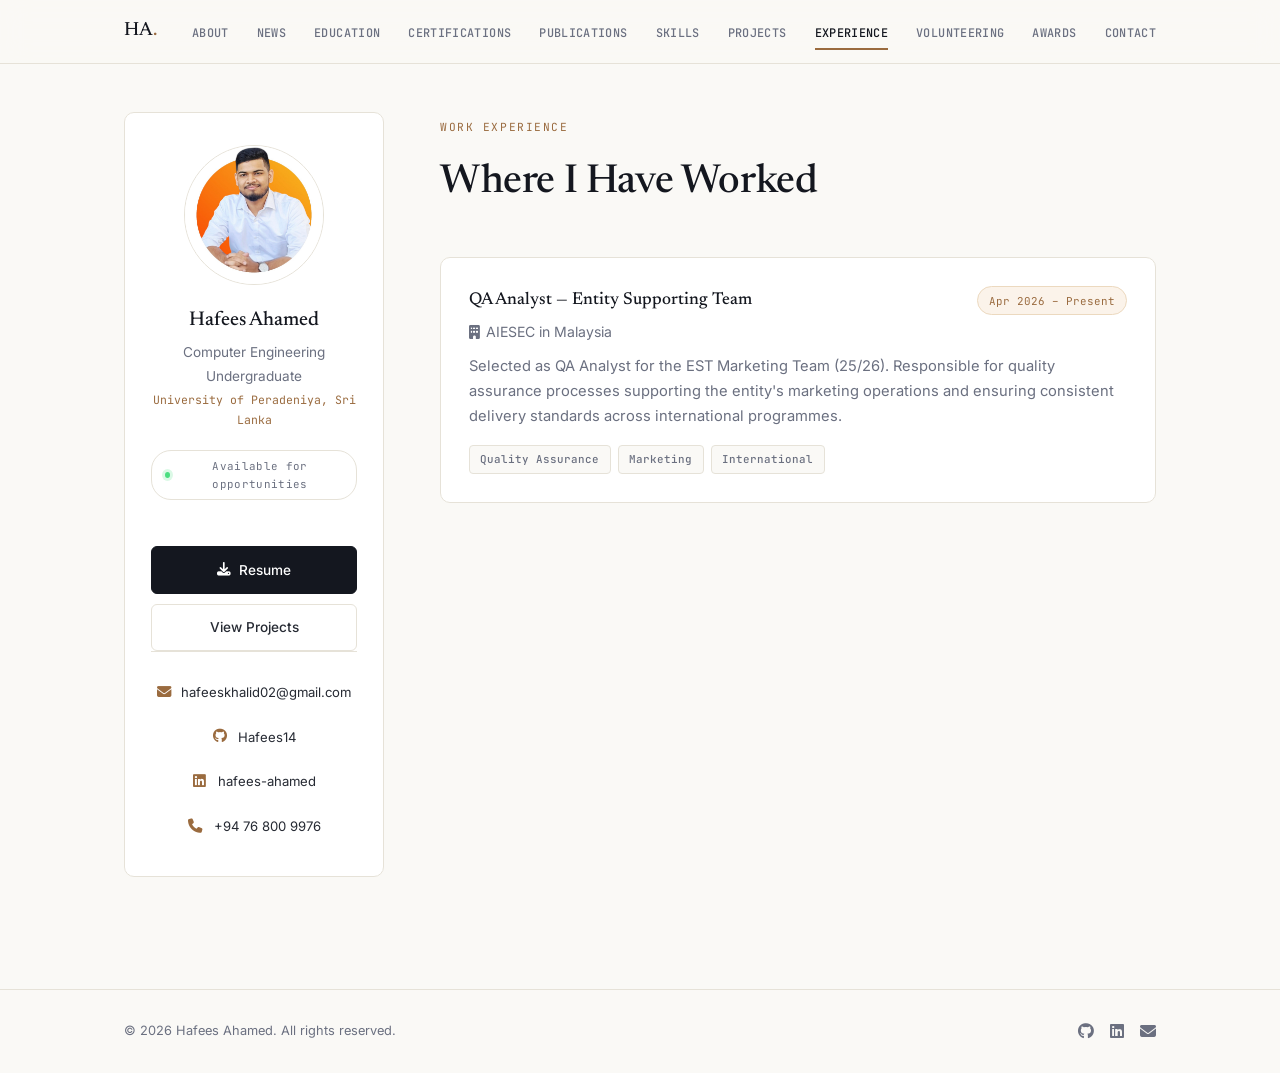
<file: experience.html>
<!DOCTYPE html>
<html lang="en">
<head>
<meta charset="UTF-8" />
<meta name="viewport" content="width=device-width, initial-scale=1.0" />
<title>Experience | Hafees Ahamed</title>
<meta name="description" content="Work experience of Hafees Ahamed.">
<link rel="canonical" href="https://hafees14.github.io/My_Web_Portfolio_v2/experience.html">
<meta property="og:type" content="website">
<meta property="og:title" content="Experience | Hafees Ahamed">
<meta property="og:description" content="Work experience of Hafees Ahamed.">
<meta property="og:image" content="https://hafees14.github.io/My_Web_Portfolio_v2/profile.jpg">
<meta property="og:url" content="https://hafees14.github.io/My_Web_Portfolio_v2/experience.html">
<meta name="twitter:card" content="summary_large_image">
<link rel="icon" href="profile.jpg" type="image/jpeg">
<link rel="stylesheet" href="style.css" />
<link rel="preconnect" href="https://fonts.googleapis.com">
<link rel="preconnect" href="https://fonts.gstatic.com" crossorigin>
<link href="https://fonts.googleapis.com/css2?family=Newsreader:ital,wght@0,400;0,500;0,600;1,400;1,500&family=Inter:wght@400;500;600;700&family=JetBrains+Mono:wght@400;500&display=swap" rel="stylesheet">
<link rel="stylesheet" href="https://cdnjs.cloudflare.com/ajax/libs/font-awesome/6.5.0/css/all.min.css">
</head>
<body>
  <a href="#main-content" class="skip-link">Skip to main content</a>
  <nav class="navbar">
    <div class="nav-container">
      <a href="index.html" class="nav-logo">HA<span class="dot">.</span></a>
      <ul class="nav-list" id="nav-list">
        <li><a href="index.html" class="nav-link">About</a></li>
        <li><a href="news.html" class="nav-link">News</a></li>
        <li><a href="education.html" class="nav-link">Education</a></li>
        <li><a href="certifications.html" class="nav-link">Certifications</a></li>
        <li><a href="publications.html" class="nav-link">Publications</a></li>
        <li><a href="skills.html" class="nav-link">Skills</a></li>
        <li><a href="projects.html" class="nav-link">Projects</a></li>
        <li><a href="experience.html" class="nav-link active" aria-current="page">Experience</a></li>
        <li><a href="volunteering.html" class="nav-link">Volunteering</a></li>
        <li><a href="awards.html" class="nav-link">Awards</a></li>
        <li><a href="contact.html" class="nav-link">Contact</a></li>
      </ul>
      <button class="nav-toggle" id="nav-toggle" aria-label="Toggle menu">
        <span class="bar"></span><span class="bar"></span><span class="bar"></span>
      </button>
    </div>
  </nav>
  <div class="page-shell">
    <aside class="sidebar">
      <div class="sidebar-photo"><img src="profile.jpg" alt="Hafees Ahamed" loading="lazy"></div>
      <div class="sidebar-name">Hafees Ahamed</div>
      <div class="sidebar-role">Computer Engineering Undergraduate</div>
      <div class="sidebar-org">University of Peradeniya, Sri Lanka</div>
      <div class="sidebar-status"><span class="status-dot"></span> Available for opportunities</div>
      <div class="sidebar-cta">
        <a href="Hafees_CV.pdf" class="btn btn-primary" download><i class="fas fa-download"></i> Resume</a>
        <a href="projects.html" class="btn btn-outline">View Projects</a>
      </div>
      <div class="sidebar-links">
        <a href="mailto:hafeeskhalid02@gmail.com" class="sidebar-link"><i class="fas fa-envelope"></i> hafeeskhalid02@gmail.com</a>
        <a href="https://github.com/Hafees14" target="_blank" rel="noopener" class="sidebar-link"><i class="fab fa-github"></i> Hafees14</a>
        <a href="https://www.linkedin.com/in/hafees-ahamed" target="_blank" rel="noopener" class="sidebar-link"><i class="fab fa-linkedin"></i> hafees-ahamed</a>
        <a href="tel:+94768009976" class="sidebar-link"><i class="fas fa-phone"></i> +94 76 800 9976</a>
      </div>
    </aside>
    <main class="content" id="main-content" tabindex="-1">
      <div class="content-header">
        <span class="section-label">Work Experience</span>
        <h1 class="page-title">Where I Have Worked</h1>
      </div>
      <div class="card-list">
        <div class="card">
          <div class="timeline-header">
            <div>
              <div class="timeline-role">QA Analyst — Entity Supporting Team</div>
              <div class="timeline-org"><i class="fas fa-building"></i> AIESEC in Malaysia</div>
            </div>
            <span class="timeline-date">Apr 2026 &ndash; Present</span>
          </div>
          <p class="timeline-desc">Selected as QA Analyst for the EST Marketing Team (25/26). Responsible for quality assurance processes supporting the entity's marketing operations and ensuring consistent delivery standards across international programmes.</p>
          <div class="tags"><span class="tag">Quality Assurance</span><span class="tag">Marketing</span><span class="tag">International</span></div>
        </div>
      </div>
    </main>
  </div>
  <footer class="footer">
    <div class="footer-inner">
      <p class="footer-copy">&copy; <span id="footer-year"></span> Hafees Ahamed. All rights reserved.</p>
      <div class="footer-social">
        <a href="https://github.com/Hafees14" target="_blank" rel="noopener" aria-label="GitHub"><i class="fab fa-github"></i></a>
        <a href="https://www.linkedin.com/in/hafees-ahamed" target="_blank" rel="noopener" aria-label="LinkedIn"><i class="fab fa-linkedin"></i></a>
        <a href="mailto:hafeeskhalid02@gmail.com" aria-label="Email"><i class="fas fa-envelope"></i></a>
      </div>
    </div>
  </footer>
  <script src="script.js"></script>
</body>
</html>
</file>
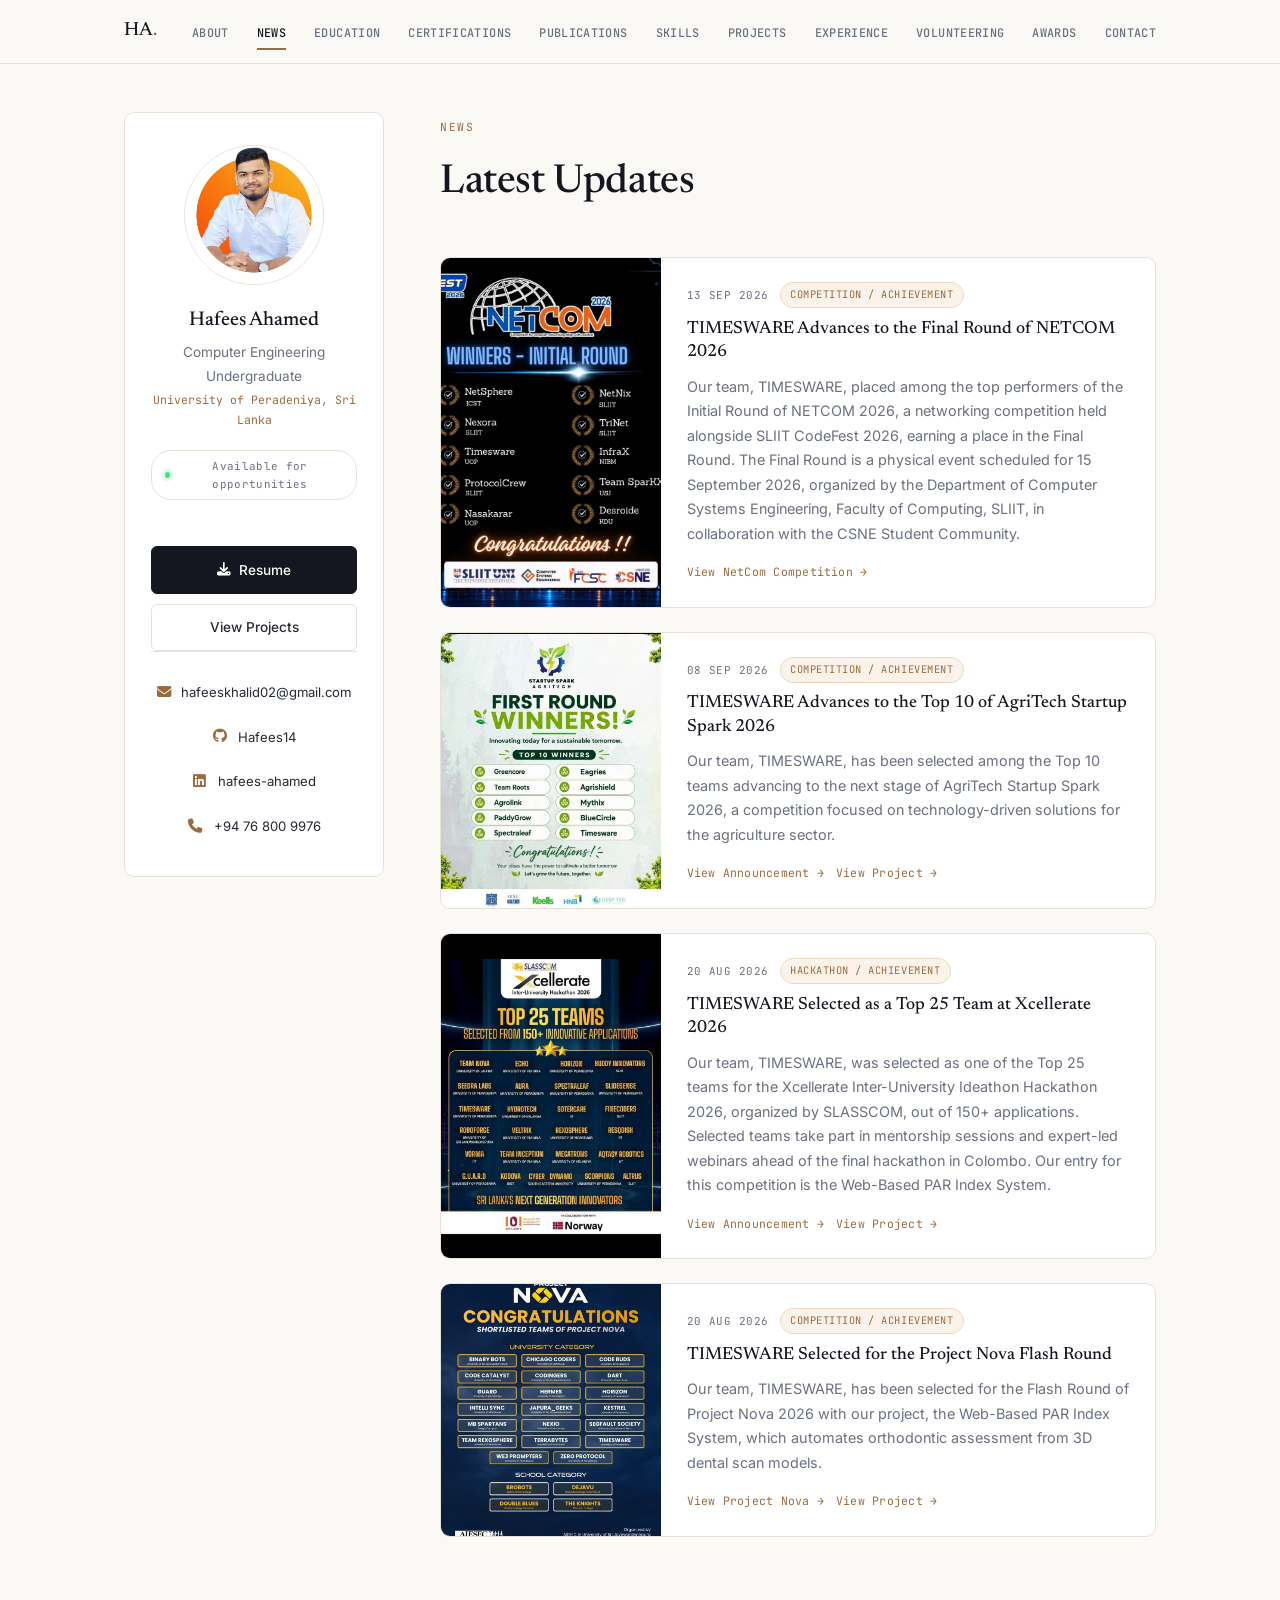
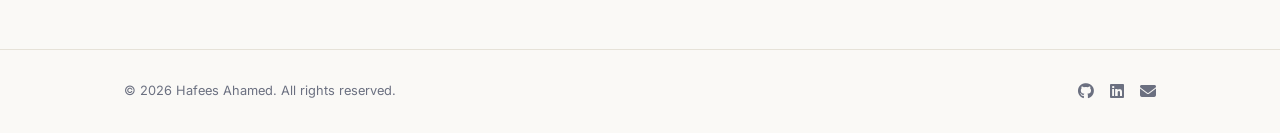
<file: news.html>
<!DOCTYPE html>
<html lang="en">
<head>
<meta charset="UTF-8" />
<meta name="viewport" content="width=device-width, initial-scale=1.0" />
<title>News | Hafees Ahamed</title>
<meta name="description" content="News and updates from Hafees Ahamed.">
<link rel="canonical" href="https://hafees14.github.io/My_Web_Portfolio_v2/news.html">
<meta property="og:type" content="website">
<meta property="og:title" content="News | Hafees Ahamed">
<meta property="og:description" content="News and updates from Hafees Ahamed.">
<meta property="og:image" content="https://hafees14.github.io/My_Web_Portfolio_v2/profile.jpg">
<meta property="og:url" content="https://hafees14.github.io/My_Web_Portfolio_v2/news.html">
<meta name="twitter:card" content="summary_large_image">
<link rel="icon" href="profile.jpg" type="image/jpeg">
<link rel="stylesheet" href="style.css" />
<link rel="preconnect" href="https://fonts.googleapis.com">
<link rel="preconnect" href="https://fonts.gstatic.com" crossorigin>
<link href="https://fonts.googleapis.com/css2?family=Newsreader:ital,wght@0,400;0,500;0,600;1,400;1,500&family=Inter:wght@400;500;600;700&family=JetBrains+Mono:wght@400;500&display=swap" rel="stylesheet">
<link rel="stylesheet" href="https://cdnjs.cloudflare.com/ajax/libs/font-awesome/6.5.0/css/all.min.css">
</head>
<body>
  <a href="#main-content" class="skip-link">Skip to main content</a>
  <nav class="navbar">
    <div class="nav-container">
      <a href="index.html" class="nav-logo">HA<span class="dot">.</span></a>
      <ul class="nav-list" id="nav-list">
        <li><a href="index.html" class="nav-link">About</a></li>
        <li><a href="news.html" class="nav-link active" aria-current="page">News</a></li>
        <li><a href="education.html" class="nav-link">Education</a></li>
        <li><a href="certifications.html" class="nav-link">Certifications</a></li>
        <li><a href="publications.html" class="nav-link">Publications</a></li>
        <li><a href="skills.html" class="nav-link">Skills</a></li>
        <li><a href="projects.html" class="nav-link">Projects</a></li>
        <li><a href="experience.html" class="nav-link">Experience</a></li>
        <li><a href="volunteering.html" class="nav-link">Volunteering</a></li>
        <li><a href="awards.html" class="nav-link">Awards</a></li>
        <li><a href="contact.html" class="nav-link">Contact</a></li>
      </ul>
      <button class="nav-toggle" id="nav-toggle" aria-label="Toggle menu">
        <span class="bar"></span><span class="bar"></span><span class="bar"></span>
      </button>
    </div>
  </nav>
  <div class="page-shell">
    <aside class="sidebar">
      <div class="sidebar-photo"><img src="profile.jpg" alt="Hafees Ahamed" loading="lazy"></div>
      <div class="sidebar-name">Hafees Ahamed</div>
      <div class="sidebar-role">Computer Engineering Undergraduate</div>
      <div class="sidebar-org">University of Peradeniya, Sri Lanka</div>
      <div class="sidebar-status"><span class="status-dot"></span> Available for opportunities</div>
      <div class="sidebar-cta">
        <a href="Hafees_CV.pdf" class="btn btn-primary" download><i class="fas fa-download"></i> Resume</a>
        <a href="projects.html" class="btn btn-outline">View Projects</a>
      </div>
      <div class="sidebar-links">
        <a href="mailto:hafeeskhalid02@gmail.com" class="sidebar-link"><i class="fas fa-envelope"></i> hafeeskhalid02@gmail.com</a>
        <a href="https://github.com/Hafees14" target="_blank" rel="noopener" class="sidebar-link"><i class="fab fa-github"></i> Hafees14</a>
        <a href="https://www.linkedin.com/in/hafees-ahamed" target="_blank" rel="noopener" class="sidebar-link"><i class="fab fa-linkedin"></i> hafees-ahamed</a>
        <a href="tel:+94768009976" class="sidebar-link"><i class="fas fa-phone"></i> +94 76 800 9976</a>
      </div>
    </aside>
    <main class="content" id="main-content" tabindex="-1">
      <div class="content-header">
        <span class="section-label">News</span>
        <h1 class="page-title">Latest Updates</h1>
      </div>
      <div class="news-grid">

        <article class="card news-card">
          <div class="news-card-img">
            <img src="assets/news/netcom-2026.jpg" alt="TIMESWARE NETCOM 2026 Initial Round Top 10 selection" loading="lazy">
          </div>
          <div class="news-card-body">
            <div class="news-meta">
              <time class="news-date" datetime="2026-09-13">13 Sep 2026</time>
              <span class="news-category">Competition / Achievement</span>
            </div>
            <h3>TIMESWARE Advances to the Final Round of NETCOM 2026</h3>
            <p>Our team, TIMESWARE, placed among the top performers of the Initial Round of NETCOM 2026, a networking competition held alongside SLIIT CodeFest 2026, earning a place in the Final Round. The Final Round is a physical event scheduled for 15 September 2026, organized by the Department of Computer Systems Engineering, Faculty of Computing, SLIIT, in collaboration with the CSNE Student Community.</p>
            <div class="news-cta-row">
              <a href="https://codefest.lk/netcom/" target="_blank" rel="noopener noreferrer" class="news-cta">View NetCom Competition &rarr;</a>
            </div>
          </div>
        </article>

        <article class="card news-card">
          <div class="news-card-img">
            <img src="assets/news/agritech-startup-spark-2026.jpg" alt="TIMESWARE AgriTech Startup Spark 2026 Top 10 selection" loading="lazy">
          </div>
          <div class="news-card-body">
            <div class="news-meta">
              <time class="news-date" datetime="2026-09-08">08 Sep 2026</time>
              <span class="news-category">Competition / Achievement</span>
            </div>
            <h3>TIMESWARE Advances to the Top 10 of AgriTech Startup Spark 2026</h3>
            <p>Our team, TIMESWARE, has been selected among the Top 10 teams advancing to the next stage of AgriTech Startup Spark 2026, a competition focused on technology-driven solutions for the agriculture sector.</p>
            <div class="news-cta-row">
              <a href="https://www.linkedin.com/posts/iesluop_agritechstartupspark-agritech2026-top10-activity-7502000920403255296-WyYA" target="_blank" rel="noopener noreferrer" class="news-cta">View Announcement &rarr;</a>
              <a href="https://github.com/Hafees14/AgriSense_AI" target="_blank" rel="noopener noreferrer" class="news-cta">View Project &rarr;</a>
            </div>
          </div>
        </article>

        <article class="card news-card">
          <div class="news-card-img">
            <img src="assets/news/xcellerate-2026.jpg" alt="TIMESWARE Xcellerate 2026 Top 25 selection" loading="lazy">
          </div>
          <div class="news-card-body">
            <div class="news-meta">
              <time class="news-date" datetime="2026-08-20">20 Aug 2026</time>
              <span class="news-category">Hackathon / Achievement</span>
            </div>
            <h3>TIMESWARE Selected as a Top 25 Team at Xcellerate 2026</h3>
            <p>Our team, TIMESWARE, was selected as one of the Top 25 teams for the Xcellerate Inter-University Ideathon Hackathon 2026, organized by SLASSCOM, out of 150+ applications. Selected teams take part in mentorship sessions and expert-led webinars ahead of the final hackathon in Colombo. Our entry for this competition is the Web-Based PAR Index System.</p>
            <div class="news-cta-row">
              <a href="https://www.linkedin.com/posts/slasscom_slasscom-xcellerate2026-interuniversityhackathon-activity-7498970592763797505-y49_/" target="_blank" rel="noopener noreferrer" class="news-cta">View Announcement &rarr;</a>
              <a href="https://projects.ce.pdn.ac.lk/co2060/e22/Web_Based_PAR_Index_System/" target="_blank" rel="noopener noreferrer" class="news-cta">View Project &rarr;</a>
            </div>
          </div>
        </article>

        <article class="card news-card">
          <div class="news-card-img">
            <img src="assets/news/project-nova-2026.jpg" alt="TIMESWARE Project Nova Flash Round selection" loading="lazy">
          </div>
          <div class="news-card-body">
            <div class="news-meta">
              <time class="news-date" datetime="2026-08-20">20 Aug 2026</time>
              <span class="news-category">Competition / Achievement</span>
            </div>
            <h3>TIMESWARE Selected for the Project Nova Flash Round</h3>
            <p>Our team, TIMESWARE, has been selected for the Flash Round of Project Nova 2026 with our project, the Web-Based PAR Index System, which automates orthodontic assessment from 3D dental scan models.</p>
            <div class="news-cta-row">
              <a href="https://www.project-nova.tech/" target="_blank" rel="noopener noreferrer" class="news-cta">View Project Nova &rarr;</a>
              <a href="https://projects.ce.pdn.ac.lk/co2060/e22/Web_Based_PAR_Index_System/" target="_blank" rel="noopener noreferrer" class="news-cta">View Project &rarr;</a>
            </div>
          </div>
        </article>

      </div>
    </main>
  </div>
  <footer class="footer">
    <div class="footer-inner">
      <p class="footer-copy">&copy; <span id="footer-year"></span> Hafees Ahamed. All rights reserved.</p>
      <div class="footer-social">
        <a href="https://github.com/Hafees14" target="_blank" rel="noopener" aria-label="GitHub"><i class="fab fa-github"></i></a>
        <a href="https://www.linkedin.com/in/hafees-ahamed" target="_blank" rel="noopener" aria-label="LinkedIn"><i class="fab fa-linkedin"></i></a>
        <a href="mailto:hafeeskhalid02@gmail.com" aria-label="Email"><i class="fas fa-envelope"></i></a>
      </div>
    </div>
  </footer>
  <script src="script.js"></script>
</body>
</html>
</file>
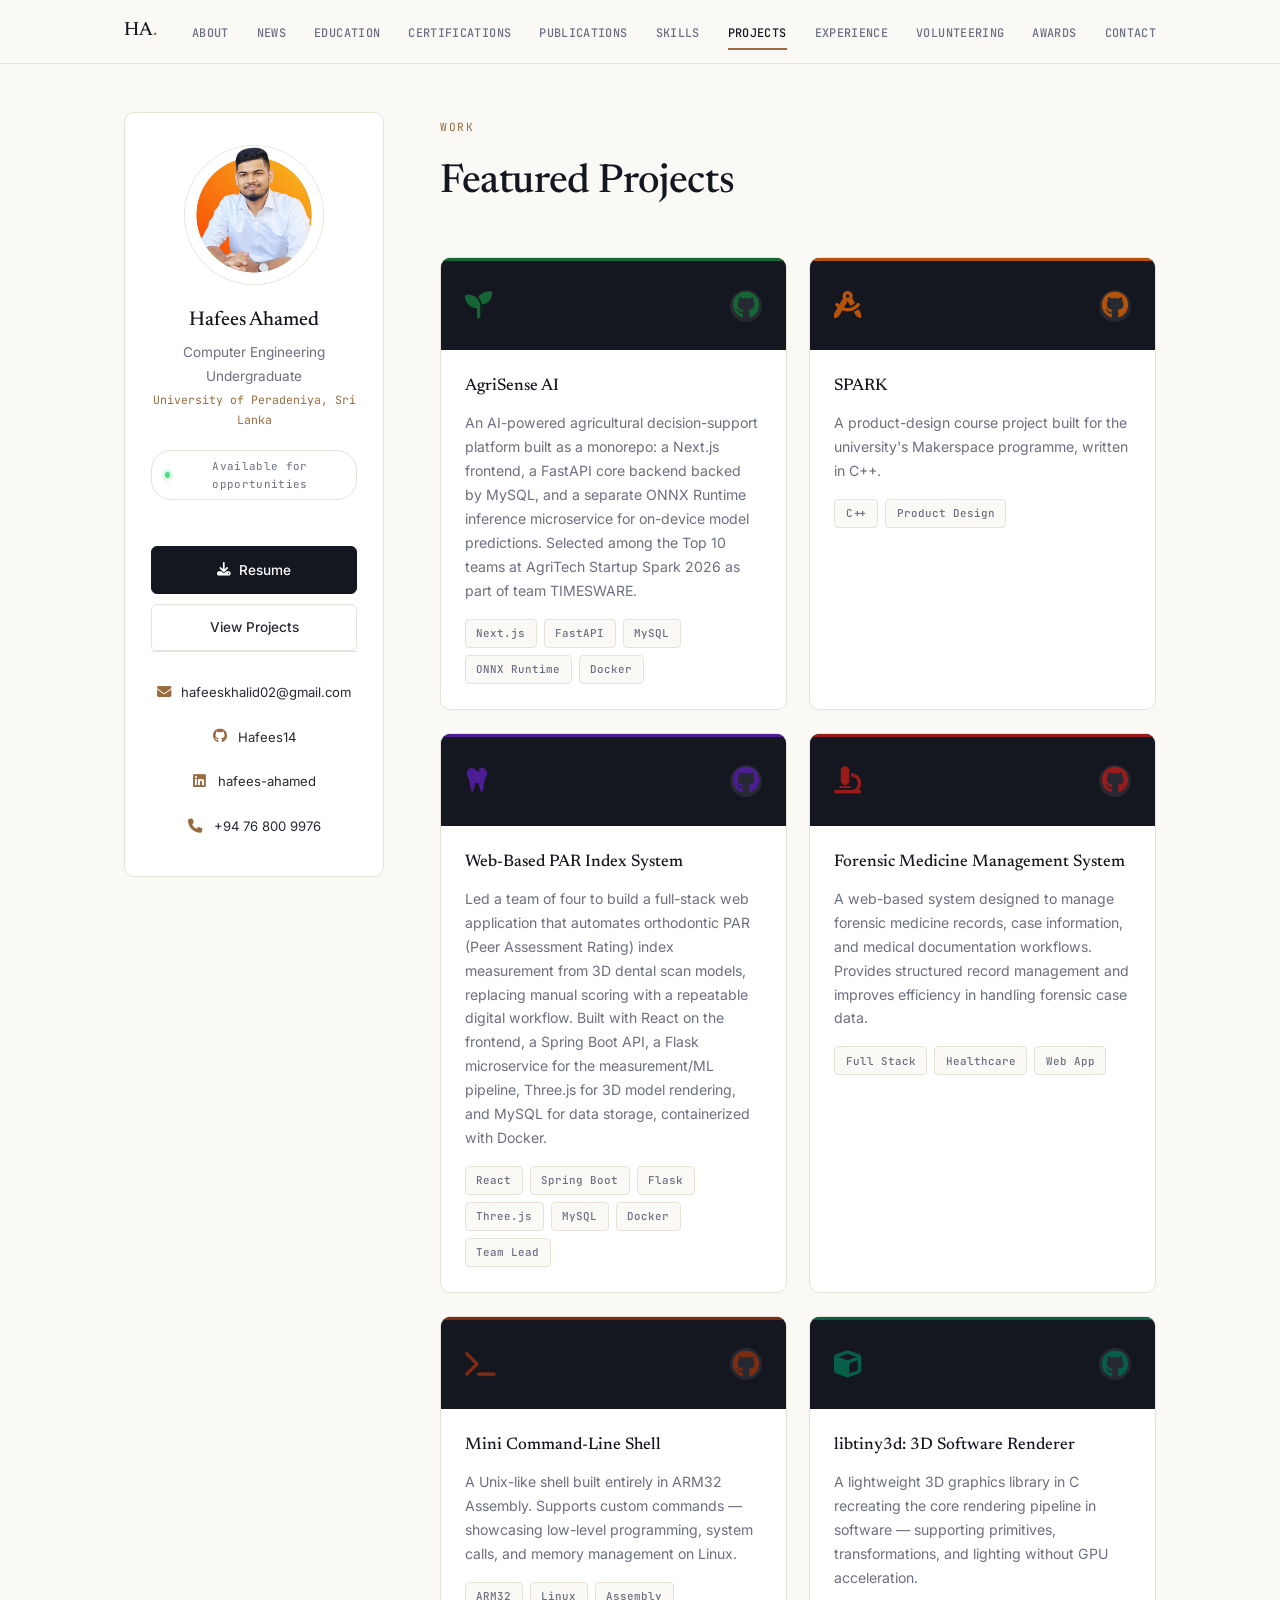
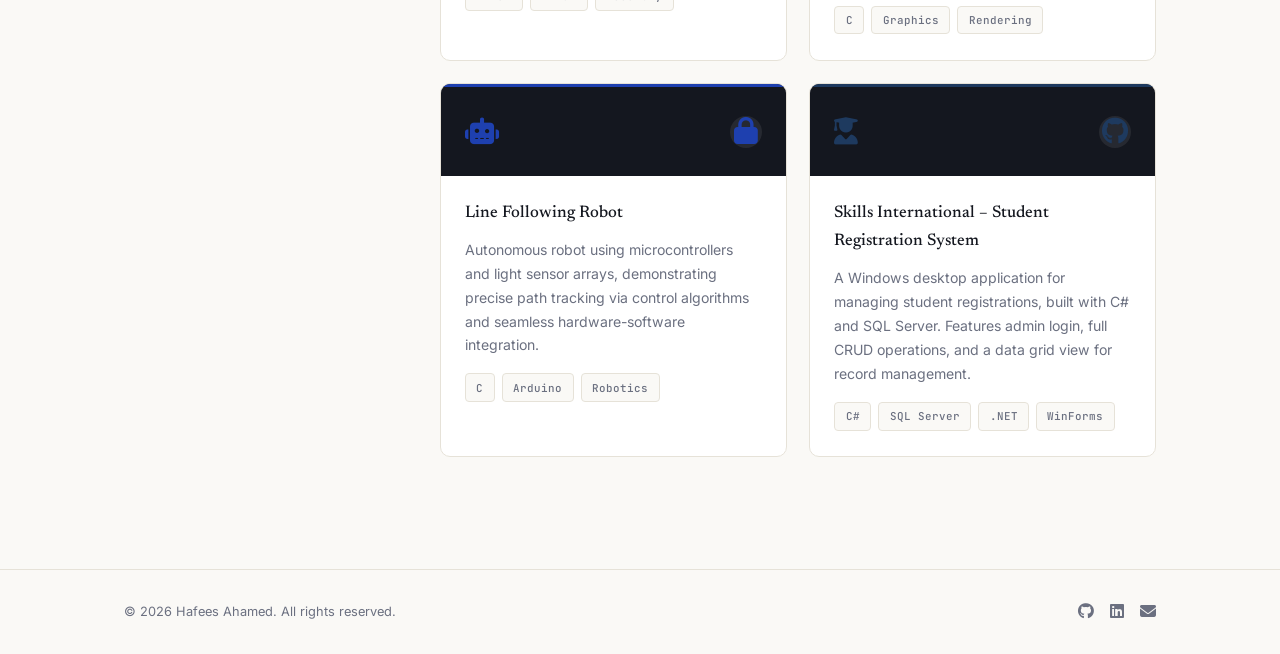
<file: projects.html>
<!DOCTYPE html>
<html lang="en">
<head>
<meta charset="UTF-8" />
<meta name="viewport" content="width=device-width, initial-scale=1.0" />
<title>Projects | Hafees Ahamed</title>
<meta name="description" content="Featured projects by Hafees Ahamed.">
<link rel="canonical" href="https://hafees14.github.io/My_Web_Portfolio_v2/projects.html">
<meta property="og:type" content="website">
<meta property="og:title" content="Projects | Hafees Ahamed">
<meta property="og:description" content="Featured projects by Hafees Ahamed.">
<meta property="og:image" content="https://hafees14.github.io/My_Web_Portfolio_v2/profile.jpg">
<meta property="og:url" content="https://hafees14.github.io/My_Web_Portfolio_v2/projects.html">
<meta name="twitter:card" content="summary_large_image">
<link rel="icon" href="profile.jpg" type="image/jpeg">
<link rel="stylesheet" href="style.css" />
<link rel="preconnect" href="https://fonts.googleapis.com">
<link rel="preconnect" href="https://fonts.gstatic.com" crossorigin>
<link href="https://fonts.googleapis.com/css2?family=Newsreader:ital,wght@0,400;0,500;0,600;1,400;1,500&family=Inter:wght@400;500;600;700&family=JetBrains+Mono:wght@400;500&display=swap" rel="stylesheet">
<link rel="stylesheet" href="https://cdnjs.cloudflare.com/ajax/libs/font-awesome/6.5.0/css/all.min.css">
</head>
<body>
  <a href="#main-content" class="skip-link">Skip to main content</a>
  <nav class="navbar">
    <div class="nav-container">
      <a href="index.html" class="nav-logo">HA<span class="dot">.</span></a>
      <ul class="nav-list" id="nav-list">
        <li><a href="index.html" class="nav-link">About</a></li>
        <li><a href="news.html" class="nav-link">News</a></li>
        <li><a href="education.html" class="nav-link">Education</a></li>
        <li><a href="certifications.html" class="nav-link">Certifications</a></li>
        <li><a href="publications.html" class="nav-link">Publications</a></li>
        <li><a href="skills.html" class="nav-link">Skills</a></li>
        <li><a href="projects.html" class="nav-link active" aria-current="page">Projects</a></li>
        <li><a href="experience.html" class="nav-link">Experience</a></li>
        <li><a href="volunteering.html" class="nav-link">Volunteering</a></li>
        <li><a href="awards.html" class="nav-link">Awards</a></li>
        <li><a href="contact.html" class="nav-link">Contact</a></li>
      </ul>
      <button class="nav-toggle" id="nav-toggle" aria-label="Toggle menu">
        <span class="bar"></span><span class="bar"></span><span class="bar"></span>
      </button>
    </div>
  </nav>
  <div class="page-shell">
    <aside class="sidebar">
      <div class="sidebar-photo"><img src="profile.jpg" alt="Hafees Ahamed" loading="lazy"></div>
      <div class="sidebar-name">Hafees Ahamed</div>
      <div class="sidebar-role">Computer Engineering Undergraduate</div>
      <div class="sidebar-org">University of Peradeniya, Sri Lanka</div>
      <div class="sidebar-status"><span class="status-dot"></span> Available for opportunities</div>
      <div class="sidebar-cta">
        <a href="Hafees_CV.pdf" class="btn btn-primary" download><i class="fas fa-download"></i> Resume</a>
        <a href="projects.html" class="btn btn-outline">View Projects</a>
      </div>
      <div class="sidebar-links">
        <a href="mailto:hafeeskhalid02@gmail.com" class="sidebar-link"><i class="fas fa-envelope"></i> hafeeskhalid02@gmail.com</a>
        <a href="https://github.com/Hafees14" target="_blank" rel="noopener" class="sidebar-link"><i class="fab fa-github"></i> Hafees14</a>
        <a href="https://www.linkedin.com/in/hafees-ahamed" target="_blank" rel="noopener" class="sidebar-link"><i class="fab fa-linkedin"></i> hafees-ahamed</a>
        <a href="tel:+94768009976" class="sidebar-link"><i class="fas fa-phone"></i> +94 76 800 9976</a>
      </div>
    </aside>
    <main class="content" id="main-content" tabindex="-1">
      <div class="content-header">
        <span class="section-label">Work</span>
        <h1 class="page-title">Featured Projects</h1>
      </div>
      <div class="projects-grid">        <article class="card project-card">
          <div class="project-top" style="--card-color: #166534;">
            <i class="fas fa-seedling"></i>
            <a href="https://github.com/Hafees14/AgriSense_AI" target="_blank" rel="noopener noreferrer" class="icon-btn" title="GitHub"><i class="fab fa-github"></i></a>
          </div>
          <div class="project-content">
            <h3>AgriSense AI</h3>
            <p>An AI-powered agricultural decision-support platform built as a monorepo: a Next.js frontend, a FastAPI core backend backed by MySQL, and a separate ONNX Runtime inference microservice for on-device model predictions. Selected among the Top 10 teams at AgriTech Startup Spark 2026 as part of team TIMESWARE.</p>
            <div class="tags"><span class="tag">Next.js</span><span class="tag">FastAPI</span><span class="tag">MySQL</span><span class="tag">ONNX Runtime</span><span class="tag">Docker</span></div>
          </div>
        </article>
        <article class="card project-card">
          <div class="project-top" style="--card-color: #b45309;">
            <i class="fas fa-drafting-compass"></i>
            <a href="https://github.com/Hafees14/SPARK" target="_blank" rel="noopener noreferrer" class="icon-btn" title="GitHub"><i class="fab fa-github"></i></a>
          </div>
          <div class="project-content">
            <h3>SPARK</h3>
            <p>A product-design course project built for the university's Makerspace programme, written in C++.</p>
            <div class="tags"><span class="tag">C++</span><span class="tag">Product Design</span></div>
          </div>
        </article>
        <article class="card project-card">
          <div class="project-top" style="--card-color: #4c1d95;">
            <i class="fas fa-tooth"></i>
            <a href="https://github.com/cepdnaclk/e22-co2060-Web_Based_PAR_Index_System" target="_blank" rel="noopener" class="icon-btn" title="GitHub"><i class="fab fa-github"></i></a>
          </div>
          <div class="project-content">
            <h3>Web-Based PAR Index System</h3>
            <p>Led a team of four to build a full-stack web application that automates orthodontic PAR (Peer Assessment Rating) index measurement from 3D dental scan models, replacing manual scoring with a repeatable digital workflow. Built with React on the frontend, a Spring Boot API, a Flask microservice for the measurement/ML pipeline, Three.js for 3D model rendering, and MySQL for data storage, containerized with Docker.</p>
            <div class="tags"><span class="tag">React</span><span class="tag">Spring Boot</span><span class="tag">Flask</span><span class="tag">Three.js</span><span class="tag">MySQL</span><span class="tag">Docker</span><span class="tag">Team Lead</span></div>
          </div>
        </article>
        <article class="card project-card">
          <div class="project-top" style="--card-color: #991b1b;">
            <i class="fas fa-microscope"></i>
            <a href="https://github.com/AamirMNAamir/forensic-medicine-management-system" target="_blank" rel="noopener" class="icon-btn" title="GitHub"><i class="fab fa-github"></i></a>
          </div>
          <div class="project-content">
            <h3>Forensic Medicine Management System</h3>
            <p>A web-based system designed to manage forensic medicine records, case information, and medical documentation workflows. Provides structured record management and improves efficiency in handling forensic case data.</p>
            <div class="tags"><span class="tag">Full Stack</span><span class="tag">Healthcare</span><span class="tag">Web App</span></div>
          </div>
        </article>
        <article class="card project-card">
          <div class="project-top" style="--card-color: #7c2d12;">
            <i class="fas fa-terminal"></i>
            <a href="https://github.com/Hafees14/-Mini-Command-Line-Shell" target="_blank" rel="noopener" class="icon-btn" title="GitHub"><i class="fab fa-github"></i></a>
          </div>
          <div class="project-content">
            <h3>Mini Command-Line Shell</h3>
            <p>A Unix-like shell built entirely in ARM32 Assembly. Supports custom commands — showcasing low-level programming, system calls, and memory management on Linux.</p>
            <div class="tags"><span class="tag">ARM32</span><span class="tag">Linux</span><span class="tag">Assembly</span></div>
          </div>
        </article>
        <article class="card project-card">
          <div class="project-top" style="--card-color: #065f46;">
            <i class="fas fa-cube"></i>
            <a href="https://github.com/Hafees14/libtiny3d-Lightweight-3D-Software-Renderer" target="_blank" rel="noopener" class="icon-btn" title="GitHub"><i class="fab fa-github"></i></a>
          </div>
          <div class="project-content">
            <h3>libtiny3d: 3D Software Renderer</h3>
            <p>A lightweight 3D graphics library in C recreating the core rendering pipeline in software — supporting primitives, transformations, and lighting without GPU acceleration.</p>
            <div class="tags"><span class="tag">C</span><span class="tag">Graphics</span><span class="tag">Rendering</span></div>
          </div>
        </article>
        <article class="card project-card">
          <div class="project-top" style="--card-color: #1e40af;">
            <i class="fas fa-robot"></i>
            <span class="icon-btn" title="Source not published" aria-label="Source code not published"><i class="fas fa-lock"></i></span>
          </div>
          <div class="project-content">
            <h3>Line Following Robot</h3>
            <p>Autonomous robot using microcontrollers and light sensor arrays, demonstrating precise path tracking via control algorithms and seamless hardware-software integration.</p>
            <div class="tags"><span class="tag">C</span><span class="tag">Arduino</span><span class="tag">Robotics</span></div>
          </div>
        </article>
        <article class="card project-card">
          <div class="project-top" style="--card-color: #1e3a5f;">
            <i class="fas fa-user-graduate"></i>
            <a href="https://github.com/Hafees14/Skills_International" target="_blank" rel="noopener" class="icon-btn" title="GitHub"><i class="fab fa-github"></i></a>
          </div>
          <div class="project-content">
            <h3>Skills International – Student Registration System</h3>
            <p>A Windows desktop application for managing student registrations, built with C# and SQL Server. Features admin login, full CRUD operations, and a data grid view for record management.</p>
            <div class="tags"><span class="tag">C#</span><span class="tag">SQL Server</span><span class="tag">.NET</span><span class="tag">WinForms</span></div>
          </div>
        </article>
</div>
    </main>
  </div>
  <footer class="footer">
    <div class="footer-inner">
      <p class="footer-copy">&copy; <span id="footer-year"></span> Hafees Ahamed. All rights reserved.</p>
      <div class="footer-social">
        <a href="https://github.com/Hafees14" target="_blank" rel="noopener" aria-label="GitHub"><i class="fab fa-github"></i></a>
        <a href="https://www.linkedin.com/in/hafees-ahamed" target="_blank" rel="noopener" aria-label="LinkedIn"><i class="fab fa-linkedin"></i></a>
        <a href="mailto:hafeeskhalid02@gmail.com" aria-label="Email"><i class="fas fa-envelope"></i></a>
      </div>
    </div>
  </footer>
  <script src="script.js"></script>
</body>
</html>
</file>
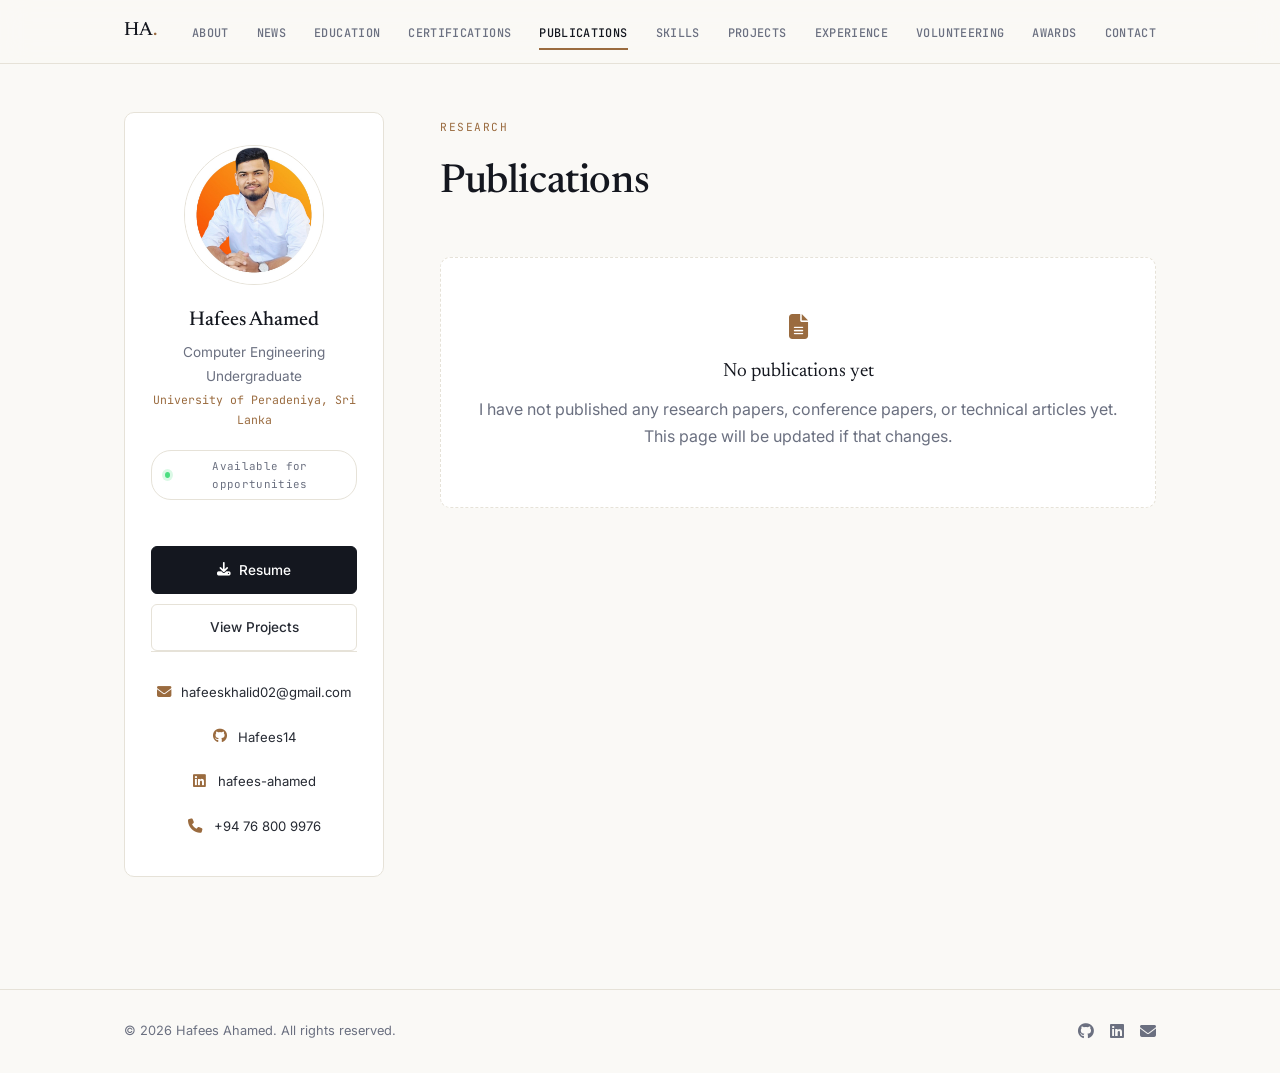
<file: publications.html>
<!DOCTYPE html>
<html lang="en">
<head>
<meta charset="UTF-8" />
<meta name="viewport" content="width=device-width, initial-scale=1.0" />
<title>Publications | Hafees Ahamed</title>
<meta name="description" content="Publications by Hafees Ahamed.">
<link rel="canonical" href="https://hafees14.github.io/My_Web_Portfolio_v2/publications.html">
<meta property="og:type" content="website">
<meta property="og:title" content="Publications | Hafees Ahamed">
<meta property="og:description" content="Publications by Hafees Ahamed.">
<meta property="og:image" content="https://hafees14.github.io/My_Web_Portfolio_v2/profile.jpg">
<meta property="og:url" content="https://hafees14.github.io/My_Web_Portfolio_v2/publications.html">
<meta name="twitter:card" content="summary_large_image">
<link rel="icon" href="profile.jpg" type="image/jpeg">
<link rel="stylesheet" href="style.css" />
<link rel="preconnect" href="https://fonts.googleapis.com">
<link rel="preconnect" href="https://fonts.gstatic.com" crossorigin>
<link href="https://fonts.googleapis.com/css2?family=Newsreader:ital,wght@0,400;0,500;0,600;1,400;1,500&family=Inter:wght@400;500;600;700&family=JetBrains+Mono:wght@400;500&display=swap" rel="stylesheet">
<link rel="stylesheet" href="https://cdnjs.cloudflare.com/ajax/libs/font-awesome/6.5.0/css/all.min.css">
</head>
<body>
  <a href="#main-content" class="skip-link">Skip to main content</a>
  <nav class="navbar">
    <div class="nav-container">
      <a href="index.html" class="nav-logo">HA<span class="dot">.</span></a>
      <ul class="nav-list" id="nav-list">
        <li><a href="index.html" class="nav-link">About</a></li>
        <li><a href="news.html" class="nav-link">News</a></li>
        <li><a href="education.html" class="nav-link">Education</a></li>
        <li><a href="certifications.html" class="nav-link">Certifications</a></li>
        <li><a href="publications.html" class="nav-link active" aria-current="page">Publications</a></li>
        <li><a href="skills.html" class="nav-link">Skills</a></li>
        <li><a href="projects.html" class="nav-link">Projects</a></li>
        <li><a href="experience.html" class="nav-link">Experience</a></li>
        <li><a href="volunteering.html" class="nav-link">Volunteering</a></li>
        <li><a href="awards.html" class="nav-link">Awards</a></li>
        <li><a href="contact.html" class="nav-link">Contact</a></li>
      </ul>
      <button class="nav-toggle" id="nav-toggle" aria-label="Toggle menu">
        <span class="bar"></span><span class="bar"></span><span class="bar"></span>
      </button>
    </div>
  </nav>
  <div class="page-shell">
    <aside class="sidebar">
      <div class="sidebar-photo"><img src="profile.jpg" alt="Hafees Ahamed" loading="lazy"></div>
      <div class="sidebar-name">Hafees Ahamed</div>
      <div class="sidebar-role">Computer Engineering Undergraduate</div>
      <div class="sidebar-org">University of Peradeniya, Sri Lanka</div>
      <div class="sidebar-status"><span class="status-dot"></span> Available for opportunities</div>
      <div class="sidebar-cta">
        <a href="Hafees_CV.pdf" class="btn btn-primary" download><i class="fas fa-download"></i> Resume</a>
        <a href="projects.html" class="btn btn-outline">View Projects</a>
      </div>
      <div class="sidebar-links">
        <a href="mailto:hafeeskhalid02@gmail.com" class="sidebar-link"><i class="fas fa-envelope"></i> hafeeskhalid02@gmail.com</a>
        <a href="https://github.com/Hafees14" target="_blank" rel="noopener" class="sidebar-link"><i class="fab fa-github"></i> Hafees14</a>
        <a href="https://www.linkedin.com/in/hafees-ahamed" target="_blank" rel="noopener" class="sidebar-link"><i class="fab fa-linkedin"></i> hafees-ahamed</a>
        <a href="tel:+94768009976" class="sidebar-link"><i class="fas fa-phone"></i> +94 76 800 9976</a>
      </div>
    </aside>
    <main class="content" id="main-content" tabindex="-1">
      <div class="content-header">
        <span class="section-label">Research</span>
        <h1 class="page-title">Publications</h1>
      </div>
      <div class="placeholder">
        <i class="fas fa-file-alt"></i>
        <div class="placeholder-title">No publications yet</div>
        <p>I have not published any research papers, conference papers, or technical articles yet. This page will be updated if that changes.</p>
      </div>
    </main>
  </div>
  <footer class="footer">
    <div class="footer-inner">
      <p class="footer-copy">&copy; <span id="footer-year"></span> Hafees Ahamed. All rights reserved.</p>
      <div class="footer-social">
        <a href="https://github.com/Hafees14" target="_blank" rel="noopener" aria-label="GitHub"><i class="fab fa-github"></i></a>
        <a href="https://www.linkedin.com/in/hafees-ahamed" target="_blank" rel="noopener" aria-label="LinkedIn"><i class="fab fa-linkedin"></i></a>
        <a href="mailto:hafeeskhalid02@gmail.com" aria-label="Email"><i class="fas fa-envelope"></i></a>
      </div>
    </div>
  </footer>
  <script src="script.js"></script>
</body>
</html>
</file>
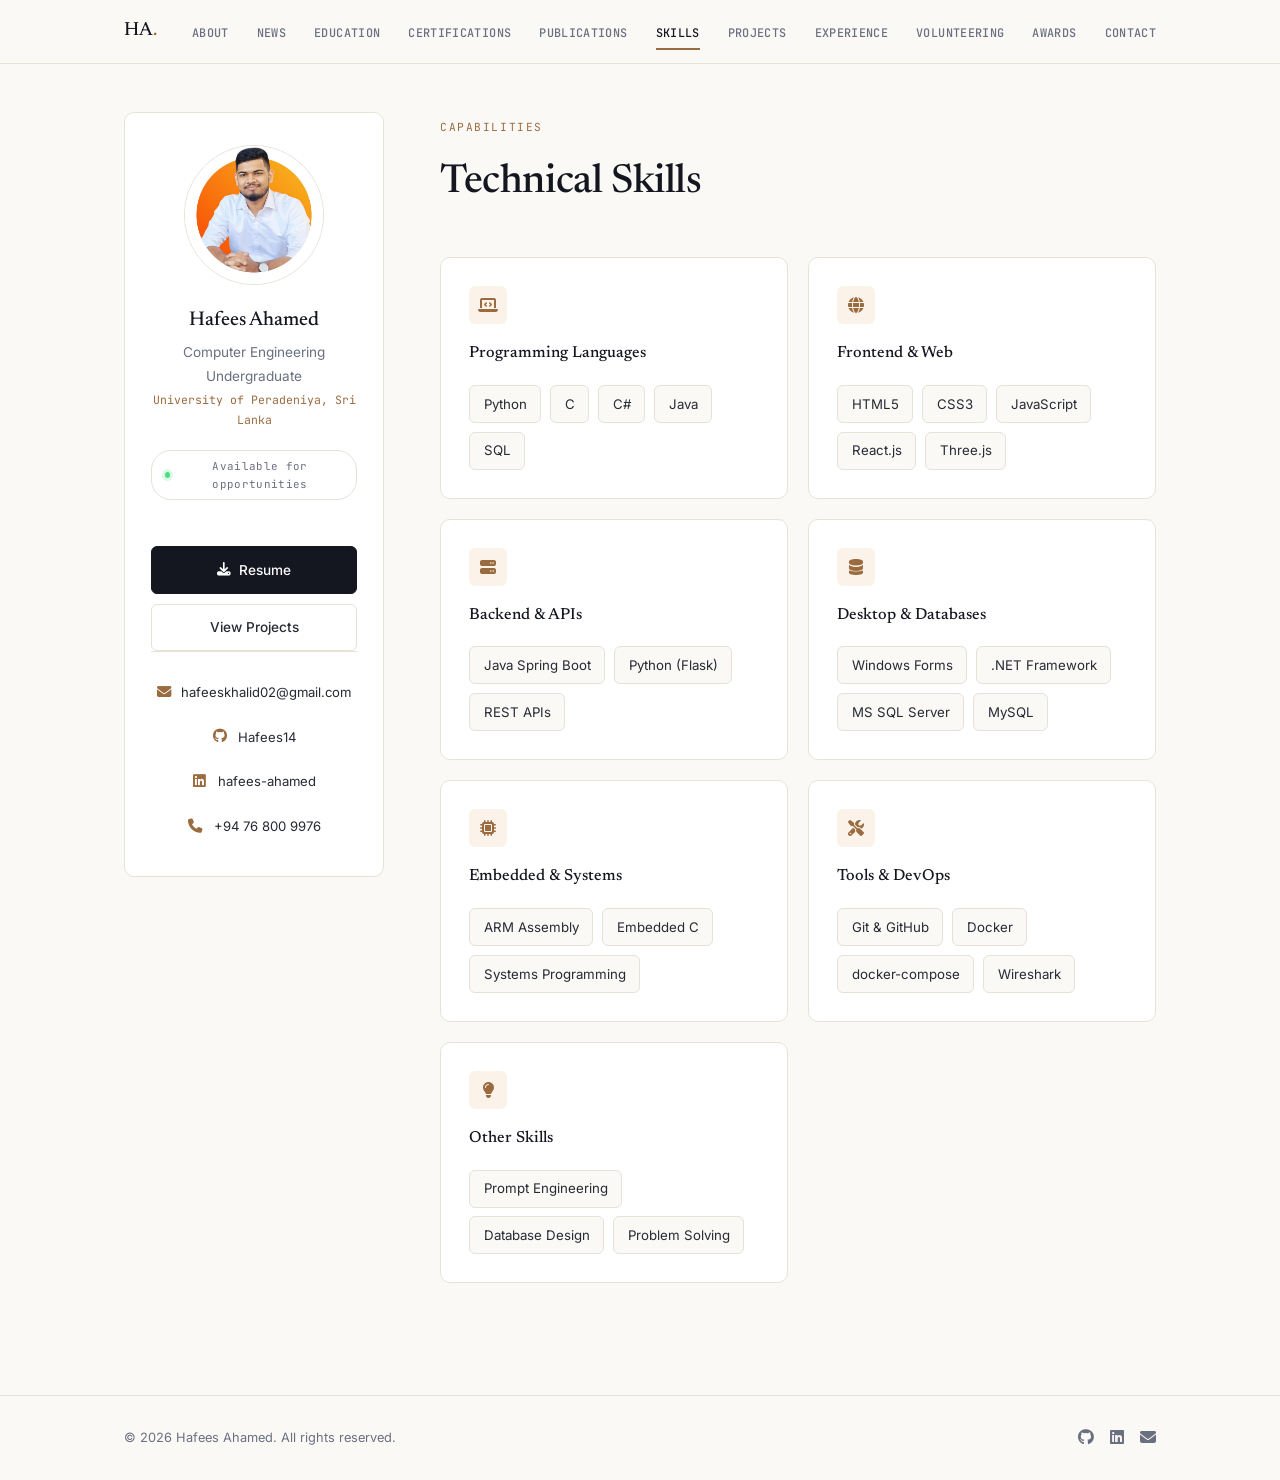
<file: skills.html>
<!DOCTYPE html>
<html lang="en">
<head>
<meta charset="UTF-8" />
<meta name="viewport" content="width=device-width, initial-scale=1.0" />
<title>Skills | Hafees Ahamed</title>
<meta name="description" content="Technical skills of Hafees Ahamed.">
<link rel="canonical" href="https://hafees14.github.io/My_Web_Portfolio_v2/skills.html">
<meta property="og:type" content="website">
<meta property="og:title" content="Skills | Hafees Ahamed">
<meta property="og:description" content="Technical skills of Hafees Ahamed.">
<meta property="og:image" content="https://hafees14.github.io/My_Web_Portfolio_v2/profile.jpg">
<meta property="og:url" content="https://hafees14.github.io/My_Web_Portfolio_v2/skills.html">
<meta name="twitter:card" content="summary_large_image">
<link rel="icon" href="profile.jpg" type="image/jpeg">
<link rel="stylesheet" href="style.css" />
<link rel="preconnect" href="https://fonts.googleapis.com">
<link rel="preconnect" href="https://fonts.gstatic.com" crossorigin>
<link href="https://fonts.googleapis.com/css2?family=Newsreader:ital,wght@0,400;0,500;0,600;1,400;1,500&family=Inter:wght@400;500;600;700&family=JetBrains+Mono:wght@400;500&display=swap" rel="stylesheet">
<link rel="stylesheet" href="https://cdnjs.cloudflare.com/ajax/libs/font-awesome/6.5.0/css/all.min.css">
</head>
<body>
  <a href="#main-content" class="skip-link">Skip to main content</a>
  <nav class="navbar">
    <div class="nav-container">
      <a href="index.html" class="nav-logo">HA<span class="dot">.</span></a>
      <ul class="nav-list" id="nav-list">
        <li><a href="index.html" class="nav-link">About</a></li>
        <li><a href="news.html" class="nav-link">News</a></li>
        <li><a href="education.html" class="nav-link">Education</a></li>
        <li><a href="certifications.html" class="nav-link">Certifications</a></li>
        <li><a href="publications.html" class="nav-link">Publications</a></li>
        <li><a href="skills.html" class="nav-link active" aria-current="page">Skills</a></li>
        <li><a href="projects.html" class="nav-link">Projects</a></li>
        <li><a href="experience.html" class="nav-link">Experience</a></li>
        <li><a href="volunteering.html" class="nav-link">Volunteering</a></li>
        <li><a href="awards.html" class="nav-link">Awards</a></li>
        <li><a href="contact.html" class="nav-link">Contact</a></li>
      </ul>
      <button class="nav-toggle" id="nav-toggle" aria-label="Toggle menu">
        <span class="bar"></span><span class="bar"></span><span class="bar"></span>
      </button>
    </div>
  </nav>
  <div class="page-shell">
    <aside class="sidebar">
      <div class="sidebar-photo"><img src="profile.jpg" alt="Hafees Ahamed" loading="lazy"></div>
      <div class="sidebar-name">Hafees Ahamed</div>
      <div class="sidebar-role">Computer Engineering Undergraduate</div>
      <div class="sidebar-org">University of Peradeniya, Sri Lanka</div>
      <div class="sidebar-status"><span class="status-dot"></span> Available for opportunities</div>
      <div class="sidebar-cta">
        <a href="Hafees_CV.pdf" class="btn btn-primary" download><i class="fas fa-download"></i> Resume</a>
        <a href="projects.html" class="btn btn-outline">View Projects</a>
      </div>
      <div class="sidebar-links">
        <a href="mailto:hafeeskhalid02@gmail.com" class="sidebar-link"><i class="fas fa-envelope"></i> hafeeskhalid02@gmail.com</a>
        <a href="https://github.com/Hafees14" target="_blank" rel="noopener" class="sidebar-link"><i class="fab fa-github"></i> Hafees14</a>
        <a href="https://www.linkedin.com/in/hafees-ahamed" target="_blank" rel="noopener" class="sidebar-link"><i class="fab fa-linkedin"></i> hafees-ahamed</a>
        <a href="tel:+94768009976" class="sidebar-link"><i class="fas fa-phone"></i> +94 76 800 9976</a>
      </div>
    </aside>
    <main class="content" id="main-content" tabindex="-1">
      <div class="content-header">
        <span class="section-label">Capabilities</span>
        <h1 class="page-title">Technical Skills</h1>
      </div>
      <div class="skills-grid">
        <div class="card skill-card">
          <div class="skill-card-icon"><i class="fas fa-laptop-code"></i></div>
          <h3>Programming Languages</h3>
          <div class="chip-row">
            <span class="skill-chip">Python</span><span class="skill-chip">C</span>
            <span class="skill-chip">C#</span><span class="skill-chip">Java</span>
            <span class="skill-chip">SQL</span>
          </div>
        </div>
        <div class="card skill-card">
          <div class="skill-card-icon"><i class="fas fa-globe"></i></div>
          <h3>Frontend &amp; Web</h3>
          <div class="chip-row">
            <span class="skill-chip">HTML5</span><span class="skill-chip">CSS3</span>
            <span class="skill-chip">JavaScript</span><span class="skill-chip">React.js</span>
            <span class="skill-chip">Three.js</span>
          </div>
        </div>
        <div class="card skill-card">
          <div class="skill-card-icon"><i class="fas fa-server"></i></div>
          <h3>Backend &amp; APIs</h3>
          <div class="chip-row">
            <span class="skill-chip">Java Spring Boot</span><span class="skill-chip">Python (Flask)</span>
            <span class="skill-chip">REST APIs</span>
          </div>
        </div>
        <div class="card skill-card">
          <div class="skill-card-icon"><i class="fas fa-database"></i></div>
          <h3>Desktop &amp; Databases</h3>
          <div class="chip-row">
            <span class="skill-chip">Windows Forms</span><span class="skill-chip">.NET Framework</span>
            <span class="skill-chip">MS SQL Server</span><span class="skill-chip">MySQL</span>
          </div>
        </div>
        <div class="card skill-card">
          <div class="skill-card-icon"><i class="fas fa-microchip"></i></div>
          <h3>Embedded &amp; Systems</h3>
          <div class="chip-row">
            <span class="skill-chip">ARM Assembly</span><span class="skill-chip">Embedded C</span>
            <span class="skill-chip">Systems Programming</span>
          </div>
        </div>
        <div class="card skill-card">
          <div class="skill-card-icon"><i class="fas fa-tools"></i></div>
          <h3>Tools &amp; DevOps</h3>
          <div class="chip-row">
            <span class="skill-chip">Git &amp; GitHub</span><span class="skill-chip">Docker</span>
            <span class="skill-chip">docker-compose</span><span class="skill-chip">Wireshark</span>
          </div>
        </div>
        <div class="card skill-card">
          <div class="skill-card-icon"><i class="fas fa-lightbulb"></i></div>
          <h3>Other Skills</h3>
          <div class="chip-row">
            <span class="skill-chip">Prompt Engineering</span>
            <span class="skill-chip">Database Design</span><span class="skill-chip">Problem Solving</span>
          </div>
        </div>
      </div>
    </main>
  </div>
  <footer class="footer">
    <div class="footer-inner">
      <p class="footer-copy">&copy; <span id="footer-year"></span> Hafees Ahamed. All rights reserved.</p>
      <div class="footer-social">
        <a href="https://github.com/Hafees14" target="_blank" rel="noopener" aria-label="GitHub"><i class="fab fa-github"></i></a>
        <a href="https://www.linkedin.com/in/hafees-ahamed" target="_blank" rel="noopener" aria-label="LinkedIn"><i class="fab fa-linkedin"></i></a>
        <a href="mailto:hafeeskhalid02@gmail.com" aria-label="Email"><i class="fas fa-envelope"></i></a>
      </div>
    </div>
  </footer>
  <script src="script.js"></script>
</body>
</html>
</file>
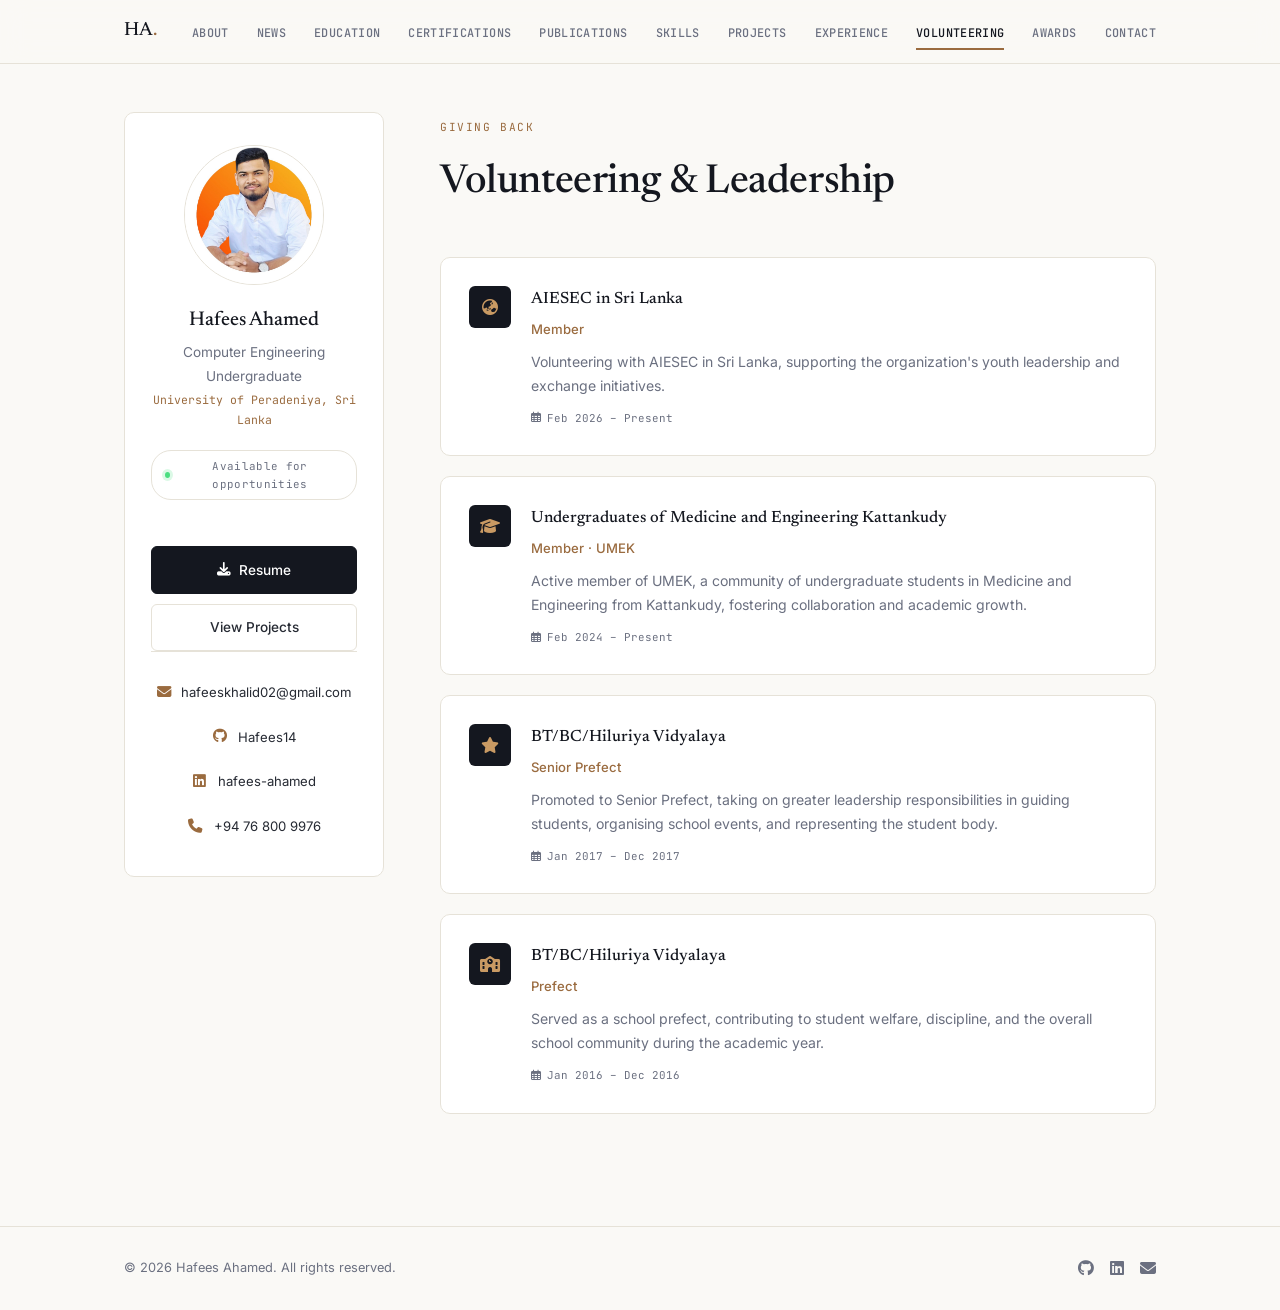
<file: volunteering.html>
<!DOCTYPE html>
<html lang="en">
<head>
<meta charset="UTF-8" />
<meta name="viewport" content="width=device-width, initial-scale=1.0" />
<title>Volunteering | Hafees Ahamed</title>
<meta name="description" content="Volunteering and leadership roles of Hafees Ahamed.">
<link rel="canonical" href="https://hafees14.github.io/My_Web_Portfolio_v2/volunteering.html">
<meta property="og:type" content="website">
<meta property="og:title" content="Volunteering | Hafees Ahamed">
<meta property="og:description" content="Volunteering and leadership roles of Hafees Ahamed.">
<meta property="og:image" content="https://hafees14.github.io/My_Web_Portfolio_v2/profile.jpg">
<meta property="og:url" content="https://hafees14.github.io/My_Web_Portfolio_v2/volunteering.html">
<meta name="twitter:card" content="summary_large_image">
<link rel="icon" href="profile.jpg" type="image/jpeg">
<link rel="stylesheet" href="style.css" />
<link rel="preconnect" href="https://fonts.googleapis.com">
<link rel="preconnect" href="https://fonts.gstatic.com" crossorigin>
<link href="https://fonts.googleapis.com/css2?family=Newsreader:ital,wght@0,400;0,500;0,600;1,400;1,500&family=Inter:wght@400;500;600;700&family=JetBrains+Mono:wght@400;500&display=swap" rel="stylesheet">
<link rel="stylesheet" href="https://cdnjs.cloudflare.com/ajax/libs/font-awesome/6.5.0/css/all.min.css">
</head>
<body>
  <a href="#main-content" class="skip-link">Skip to main content</a>
  <nav class="navbar">
    <div class="nav-container">
      <a href="index.html" class="nav-logo">HA<span class="dot">.</span></a>
      <ul class="nav-list" id="nav-list">
        <li><a href="index.html" class="nav-link">About</a></li>
        <li><a href="news.html" class="nav-link">News</a></li>
        <li><a href="education.html" class="nav-link">Education</a></li>
        <li><a href="certifications.html" class="nav-link">Certifications</a></li>
        <li><a href="publications.html" class="nav-link">Publications</a></li>
        <li><a href="skills.html" class="nav-link">Skills</a></li>
        <li><a href="projects.html" class="nav-link">Projects</a></li>
        <li><a href="experience.html" class="nav-link">Experience</a></li>
        <li><a href="volunteering.html" class="nav-link active" aria-current="page">Volunteering</a></li>
        <li><a href="awards.html" class="nav-link">Awards</a></li>
        <li><a href="contact.html" class="nav-link">Contact</a></li>
      </ul>
      <button class="nav-toggle" id="nav-toggle" aria-label="Toggle menu">
        <span class="bar"></span><span class="bar"></span><span class="bar"></span>
      </button>
    </div>
  </nav>
  <div class="page-shell">
    <aside class="sidebar">
      <div class="sidebar-photo"><img src="profile.jpg" alt="Hafees Ahamed" loading="lazy"></div>
      <div class="sidebar-name">Hafees Ahamed</div>
      <div class="sidebar-role">Computer Engineering Undergraduate</div>
      <div class="sidebar-org">University of Peradeniya, Sri Lanka</div>
      <div class="sidebar-status"><span class="status-dot"></span> Available for opportunities</div>
      <div class="sidebar-cta">
        <a href="Hafees_CV.pdf" class="btn btn-primary" download><i class="fas fa-download"></i> Resume</a>
        <a href="projects.html" class="btn btn-outline">View Projects</a>
      </div>
      <div class="sidebar-links">
        <a href="mailto:hafeeskhalid02@gmail.com" class="sidebar-link"><i class="fas fa-envelope"></i> hafeeskhalid02@gmail.com</a>
        <a href="https://github.com/Hafees14" target="_blank" rel="noopener" class="sidebar-link"><i class="fab fa-github"></i> Hafees14</a>
        <a href="https://www.linkedin.com/in/hafees-ahamed" target="_blank" rel="noopener" class="sidebar-link"><i class="fab fa-linkedin"></i> hafees-ahamed</a>
        <a href="tel:+94768009976" class="sidebar-link"><i class="fas fa-phone"></i> +94 76 800 9976</a>
      </div>
    </aside>
    <main class="content" id="main-content" tabindex="-1">
      <div class="content-header">
        <span class="section-label">Giving Back</span>
        <h1 class="page-title">Volunteering & Leadership</h1>
      </div>
      <div class="card-list">
        <div class="card vol-card">
          <div class="vol-icon"><i class="fas fa-globe-asia"></i></div>
          <div class="vol-content">
            <h3>AIESEC in Sri Lanka</h3>
            <p class="vol-role">Member</p>
            <p class="vol-desc">Volunteering with AIESEC in Sri Lanka, supporting the organization's youth leadership and exchange initiatives.</p>
            <span class="vol-date"><i class="far fa-calendar-alt"></i> Feb 2026 &ndash; Present</span>
          </div>
        </div>
        <div class="card vol-card">
          <div class="vol-icon"><i class="fas fa-graduation-cap"></i></div>
          <div class="vol-content">
            <h3>Undergraduates of Medicine and Engineering Kattankudy</h3>
            <p class="vol-role">Member &middot; UMEK</p>
            <p class="vol-desc">Active member of UMEK, a community of undergraduate students in Medicine and Engineering from Kattankudy, fostering collaboration and academic growth.</p>
            <span class="vol-date"><i class="far fa-calendar-alt"></i> Feb 2024 &ndash; Present</span>
          </div>
        </div>
        <div class="card vol-card">
          <div class="vol-icon"><i class="fas fa-star"></i></div>
          <div class="vol-content">
            <h3>BT/BC/Hiluriya Vidyalaya</h3>
            <p class="vol-role">Senior Prefect</p>
            <p class="vol-desc">Promoted to Senior Prefect, taking on greater leadership responsibilities in guiding students, organising school events, and representing the student body.</p>
            <span class="vol-date"><i class="far fa-calendar-alt"></i> Jan 2017 &ndash; Dec 2017</span>
          </div>
        </div>
        <div class="card vol-card">
          <div class="vol-icon"><i class="fas fa-school"></i></div>
          <div class="vol-content">
            <h3>BT/BC/Hiluriya Vidyalaya</h3>
            <p class="vol-role">Prefect</p>
            <p class="vol-desc">Served as a school prefect, contributing to student welfare, discipline, and the overall school community during the academic year.</p>
            <span class="vol-date"><i class="far fa-calendar-alt"></i> Jan 2016 &ndash; Dec 2016</span>
          </div>
        </div>
      </div>
    </main>
  </div>
  <footer class="footer">
    <div class="footer-inner">
      <p class="footer-copy">&copy; <span id="footer-year"></span> Hafees Ahamed. All rights reserved.</p>
      <div class="footer-social">
        <a href="https://github.com/Hafees14" target="_blank" rel="noopener" aria-label="GitHub"><i class="fab fa-github"></i></a>
        <a href="https://www.linkedin.com/in/hafees-ahamed" target="_blank" rel="noopener" aria-label="LinkedIn"><i class="fab fa-linkedin"></i></a>
        <a href="mailto:hafeeskhalid02@gmail.com" aria-label="Email"><i class="fas fa-envelope"></i></a>
      </div>
    </div>
  </footer>
  <script src="script.js"></script>
</body>
</html>
</file>
<file: style.css>
/* ============================================================
   HAFEES AHAMED — ACADEMIC-STYLE PORTFOLIO
   Multi-page structure inspired by academic faculty portfolio sites:
   fixed top nav across separate pages, sidebar profile card,
   quiet serif/sans pairing, restrained accent color.
   ============================================================ */

:root {
  --ink:      #14171f;
  --accent:   #9a6b3f;
  --accent-soft: #c99a63;
  --surface:  #faf9f6;
  --card-bg:  #ffffff;
  --border:   #e6e2d8;
  --text:     #262a33;
  --muted:    #6b7080;

  --font-display: 'Newsreader', Georgia, serif;
  --font-body:    'Inter', sans-serif;
  --font-mono:    'JetBrains Mono', monospace;

  --radius:    10px;
  --radius-sm: 6px;
  --shadow:    0 1px 3px rgba(20,23,31,0.06), 0 1px 2px rgba(20,23,31,0.04);
  --shadow-md: 0 12px 28px rgba(20,23,31,0.10);
  --transition: 0.25s cubic-bezier(0.4,0,0.2,1);
  --nav-h: 64px;
}

*, *::before, *::after { margin: 0; padding: 0; box-sizing: border-box; }
html { scroll-behavior: smooth; font-size: 16px; }
body { font-family: var(--font-body); color: var(--text); background: var(--surface); line-height: 1.7; }
img { display: block; max-width: 100%; }
a { text-decoration: none; color: inherit; }
ul { list-style: none; }
button { font-family: inherit; cursor: pointer; border: none; background: none; }

@media (prefers-reduced-motion: reduce) {
  *, *::before, *::after { animation-duration: 0.01ms !important; transition-duration: 0.01ms !important; scroll-behavior: auto !important; }
}

/* ============================================================ ACCESSIBILITY */
.skip-link {
  position: absolute;
  left: -9999px;
  top: 0;
  background: var(--ink);
  color: #fff;
  padding: 0.75rem 1.25rem;
  z-index: 2000;
  border-radius: 0 0 var(--radius-sm) 0;
  font-size: 0.85rem;
}
.skip-link:focus {
  left: 0;
}
a:focus-visible,
button:focus-visible,
input:focus-visible,
textarea:focus-visible {
  outline: 2px solid var(--accent);
  outline-offset: 2px;
}
main:focus { outline: none; }

/* ============================================================ TOP NAV (present on every page) */
.navbar {
  position: fixed;
  top: 0; left: 0; right: 0;
  z-index: 1000;
  height: var(--nav-h);
  background: rgba(250,249,246,0.9);
  backdrop-filter: blur(14px);
  -webkit-backdrop-filter: blur(14px);
  border-bottom: 1px solid var(--border);
}
.nav-container {
  max-width: 1080px;
  margin: 0 auto;
  padding: 0 1.5rem;
  height: 100%;
  display: flex;
  align-items: center;
  justify-content: space-between;
}
.nav-logo { font-family: var(--font-display); font-size: 1.2rem; font-weight: 500; color: var(--ink); }
.nav-logo .dot { color: var(--accent); }

.nav-list { display: flex; align-items: center; gap: 1.75rem; }
.nav-link {
  font-family: var(--font-mono);
  font-size: 0.74rem;
  font-weight: 500;
  letter-spacing: 0.03em;
  text-transform: uppercase;
  color: var(--muted);
  transition: color var(--transition);
  position: relative;
  padding: 0.3rem 0;
}
.nav-link::after {
  content: '';
  position: absolute;
  bottom: -4px; left: 0;
  width: 0; height: 1.5px;
  background: var(--accent);
  transition: width var(--transition);
}
.nav-link:hover, .nav-link.active { color: var(--ink); }
.nav-link.active::after, .nav-link:hover::after { width: 100%; }

.nav-toggle { display: none; flex-direction: column; gap: 5px; padding: 4px; }
.bar { width: 22px; height: 1.5px; background: var(--ink); border-radius: 2px; transition: var(--transition); }

@media (max-width: 860px) {
  .nav-list {
    display: none;
    position: absolute;
    top: var(--nav-h); left: 0; right: 0;
    background: #fff;
    flex-direction: column;
    align-items: flex-start;
    padding: 1rem 1.5rem 1.5rem;
    border-bottom: 1px solid var(--border);
    gap: 1.1rem;
    box-shadow: 0 8px 20px rgba(20,23,31,0.08);
  }
  .nav-list.open { display: flex; }
  .nav-toggle { display: flex; }
}

/* ============================================================ PAGE SHELL */
.page-shell {
  max-width: 1080px;
  margin: 0 auto;
  padding: calc(var(--nav-h) + 3rem) 1.5rem 5rem;
  display: grid;
  grid-template-columns: 260px 1fr;
  gap: 3.5rem;
  align-items: start;
}
@media (max-width: 860px) {
  .page-shell { grid-template-columns: 1fr; padding-top: calc(var(--nav-h) + 2rem); }
}

/* ============================================================ SIDEBAR (present on every page) */
.sidebar {
  position: sticky;
  top: calc(var(--nav-h) + 2rem);
  background: var(--card-bg);
  border: 1px solid var(--border);
  border-radius: var(--radius);
  padding: 2rem 1.6rem;
  text-align: center;
}
@media (max-width: 860px) { .sidebar { position: static; text-align: center; } }

.sidebar-photo {
  width: 140px; height: 140px;
  margin: 0 auto 1.1rem;
  border-radius: 50%;
  overflow: hidden;
  border: 1px solid var(--border);
}
.sidebar-photo img { width: 100%; height: 100%; object-fit: cover; }
.sidebar-name { font-family: var(--font-display); font-size: 1.25rem; font-weight: 500; color: var(--ink); margin-bottom: 0.3rem; }
.sidebar-role { font-size: 0.85rem; color: var(--muted); margin-bottom: 0.15rem; }
.sidebar-org { font-family: var(--font-mono); font-size: 0.72rem; color: var(--accent); margin-bottom: 1.3rem; }

.sidebar-status {
  display: inline-flex;
  align-items: center;
  gap: 0.45rem;
  font-family: var(--font-mono);
  font-size: 0.68rem;
  letter-spacing: 0.03em;
  padding: 0.35rem 0.85rem;
  border-radius: 20px;
  border: 1px solid var(--border);
  color: var(--muted);
  margin-bottom: 1.5rem;
}
.status-dot { width: 6px; height: 6px; border-radius: 50%; background: #4ade80; box-shadow: 0 0 0 3px rgba(74,222,128,0.2); }

.sidebar-links { display: flex; flex-direction: column; gap: 0.6rem; padding-top: 1.4rem; border-top: 1px solid var(--border); text-align: center; }
.sidebar-link {
  display: flex;
  align-items: center;
  justify-content: center;
  gap: 0.65rem;
  font-size: 0.82rem;
  color: var(--text);
  padding: 0.4rem 0.5rem;
  border-radius: var(--radius-sm);
  transition: var(--transition);
}
.sidebar-link i { width: 16px; color: var(--accent); font-size: 0.9rem; }
.sidebar-link:hover { background: #fbf3ea; }

.sidebar-cta { display: flex; flex-direction: column; gap: 0.6rem; margin-top: 1.4rem; }

/* ============================================================ BUTTONS */
.btn {
  display: inline-flex; align-items: center; justify-content: center; gap: 0.5rem;
  padding: 0.7rem 1.3rem;
  border-radius: var(--radius-sm);
  font-weight: 500; font-size: 0.85rem;
  transition: var(--transition);
  border: 1.5px solid var(--border);
}
.btn-primary { background: var(--ink); color: #fff; border-color: var(--ink); }
.btn-primary:hover { background: var(--accent); border-color: var(--accent); }
.btn-outline { background: transparent; color: var(--text); }
.btn-outline:hover { border-color: var(--accent); color: var(--accent); }

/* ============================================================ MAIN CONTENT */
.content-header { margin-bottom: 2.5rem; }
.section-label {
  display: inline-block;
  font-family: var(--font-mono);
  font-size: 0.7rem;
  letter-spacing: 0.14em;
  text-transform: uppercase;
  color: var(--accent);
  margin-bottom: 0.75rem;
}
.page-title {
  font-family: var(--font-display);
  font-size: clamp(1.9rem, 3.4vw, 2.5rem);
  font-weight: 500;
  color: var(--ink);
  letter-spacing: -0.01em;
}
.page-lede { color: var(--muted); font-size: 1rem; margin-top: 0.9rem; max-width: 58ch; }

/* ============================================================ ABOUT PAGE */
.about-body p { color: var(--muted); margin-bottom: 1.1rem; max-width: 65ch; }
.stats-row { display: flex; gap: 2.25rem; margin: 2rem 0 2.5rem; padding: 1.5rem 0; border-top: 1px solid var(--border); border-bottom: 1px solid var(--border); flex-wrap: wrap; }
.stat-item { display: flex; flex-direction: column; }
.stat-num { font-family: var(--font-display); font-size: 1.9rem; color: var(--ink); }
.stat-label { font-family: var(--font-mono); font-size: 0.65rem; letter-spacing: 0.04em; text-transform: uppercase; color: var(--muted); margin-top: 0.2rem; }

.subheading { font-family: var(--font-display); font-size: 1.3rem; font-weight: 500; color: var(--ink); margin: 2.5rem 0 1.25rem; }

/* ============================================================ CARDS (shared) */
.card {
  background: var(--card-bg);
  border: 1px solid var(--border);
  border-radius: var(--radius);
  padding: 1.75rem;
  transition: var(--transition);
}
.card:hover { box-shadow: var(--shadow-md); border-color: #ecd9bf; }
.card-list { display: flex; flex-direction: column; gap: 1.25rem; }

/* Timeline / experience */
.timeline-header { display: flex; justify-content: space-between; align-items: flex-start; gap: 1rem; flex-wrap: wrap; margin-bottom: 0.6rem; }
.timeline-role { font-family: var(--font-display); font-size: 1.08rem; font-weight: 500; color: var(--ink); margin-bottom: 0.3rem; }
.timeline-org { font-size: 0.88rem; color: var(--muted); display: flex; align-items: center; gap: 0.4rem; }
.timeline-date { font-family: var(--font-mono); font-size: 0.68rem; color: var(--accent); background: #fbf3ea; border: 1px solid #ecd9bf; padding: 0.28rem 0.7rem; border-radius: 20px; white-space: nowrap; }
.timeline-desc { color: var(--muted); font-size: 0.92rem; margin-bottom: 1rem; }
.tags { display: flex; flex-wrap: wrap; gap: 0.45rem; }
.tag {
  font-family: var(--font-mono); font-size: 0.68rem; font-weight: 500;
  padding: 0.26rem 0.65rem; border-radius: 4px;
  background: var(--surface); color: var(--muted); border: 1px solid var(--border);
}

/* Projects grid */
.projects-grid { display: grid; grid-template-columns: repeat(2, 1fr); gap: 1.4rem; }
@media (max-width: 620px) { .projects-grid { grid-template-columns: 1fr; } }
.project-card { display: flex; flex-direction: column; overflow: hidden; padding: 0; }
.project-top { border-top: 3px solid var(--card-color, var(--accent)); background: var(--ink); height: 92px; display: flex; align-items: center; justify-content: space-between; padding: 1.25rem 1.5rem; }
.project-top i { font-size: 1.7rem; color: var(--card-color, var(--accent-soft)); }
.project-top .icon-btn { width: 32px; height: 32px; border-radius: 50%; background: rgba(255,255,255,0.08); display: flex; align-items: center; justify-content: center; color: #fff; font-size: 0.8rem; transition: var(--transition); }
.project-top .icon-btn:hover { background: rgba(255,255,255,0.18); }
.project-content { padding: 1.4rem 1.5rem 1.6rem; }
.project-content h3 { font-family: var(--font-display); font-size: 1.05rem; font-weight: 500; color: var(--ink); margin-bottom: 0.65rem; }
.project-content p { color: var(--muted); font-size: 0.88rem; margin-bottom: 1rem; }

/* Skills */
.skills-grid { display: grid; grid-template-columns: repeat(2, 1fr); gap: 1.25rem; }
@media (max-width: 620px) { .skills-grid { grid-template-columns: 1fr; } }
.skill-card h3 { font-family: var(--font-display); font-size: 1rem; font-weight: 500; color: var(--ink); margin-bottom: 1.1rem; }
.skill-card-icon { width: 38px; height: 38px; background: #fbf3ea; border-radius: var(--radius-sm); display: flex; align-items: center; justify-content: center; color: var(--accent); font-size: 1rem; margin-bottom: 1rem; }
.chip-row { display: flex; flex-wrap: wrap; gap: 0.55rem; }
.skill-chip { font-size: 0.83rem; color: var(--text); padding: 0.42rem 0.85rem; border-radius: var(--radius-sm); background: var(--surface); border: 1px solid var(--border); transition: var(--transition); }
.skill-chip:hover { border-color: var(--accent); color: var(--accent); }

/* Volunteering */
.vol-card { display: flex; gap: 1.25rem; }
.vol-icon { flex-shrink: 0; width: 42px; height: 42px; background: var(--ink); border-radius: var(--radius-sm); display: flex; align-items: center; justify-content: center; color: var(--accent-soft); font-size: 1rem; }
.vol-content h3 { font-family: var(--font-display); font-size: 1.02rem; font-weight: 500; color: var(--ink); margin-bottom: 0.25rem; }
.vol-role { font-size: 0.82rem; font-weight: 500; color: var(--accent); margin-bottom: 0.6rem; }
.vol-desc { font-size: 0.88rem; color: var(--muted); margin-bottom: 0.7rem; }
.vol-date { font-family: var(--font-mono); font-size: 0.68rem; color: var(--muted); display: flex; align-items: center; gap: 0.35rem; }

/* Contact card list on contact page */
.contact-page-grid { display: grid; grid-template-columns: 1fr 1fr; gap: 2.5rem; align-items: start; }
@media (max-width: 780px) { .contact-page-grid { grid-template-columns: 1fr; } }
.contact-list { display: flex; flex-direction: column; gap: 0.9rem; }
.contact-row { display: flex; align-items: center; gap: 1rem; padding: 1rem 1.2rem; }
.contact-row-icon { width: 38px; height: 38px; background: #fbf3ea; border-radius: var(--radius-sm); display: flex; align-items: center; justify-content: center; color: var(--accent); font-size: 0.95rem; flex-shrink: 0; }
.contact-row-label { font-size: 0.72rem; color: var(--muted); margin-bottom: 0.1rem; }
.contact-row-value { font-size: 0.88rem; font-weight: 500; color: var(--ink); }

.contact-form-card { padding: 2rem; }
.form-group { display: flex; flex-direction: column; gap: 0.4rem; margin-bottom: 1.25rem; }
.form-group label { font-size: 0.82rem; font-weight: 600; color: var(--text); }
.form-group input,
.form-group textarea {
  padding: 0.75rem 0.9rem;
  border: 1.5px solid var(--border);
  border-radius: var(--radius-sm);
  font-family: var(--font-body);
  font-size: 0.92rem;
  color: var(--text);
  background: var(--surface);
  transition: border-color var(--transition), box-shadow var(--transition);
  outline: none;
  resize: vertical;
}
.form-group input:focus,
.form-group textarea:focus {
  border-color: var(--accent);
  box-shadow: 0 0 0 3px rgba(154,107,63,0.15);
  background: #fff;
}
.btn-full { width: 100%; }

/* ============================================================ NEWS */
.news-grid { display: flex; flex-direction: column; gap: 1.5rem; }
.news-card { display: grid; grid-template-columns: 220px 1fr; gap: 0; padding: 0; overflow: hidden; }
.news-card-img { background: var(--ink); }
.news-card-img img { width: 100%; height: 100%; min-height: 160px; object-fit: cover; aspect-ratio: 4 / 3; }
.news-card-body { padding: 1.5rem 1.6rem; display: flex; flex-direction: column; }
.news-meta { display: flex; align-items: center; gap: 0.7rem; flex-wrap: wrap; margin-bottom: 0.6rem; }
.news-date { font-family: var(--font-mono); font-size: 0.68rem; letter-spacing: 0.04em; color: var(--muted); text-transform: uppercase; }
.news-category { font-family: var(--font-mono); font-size: 0.65rem; letter-spacing: 0.05em; text-transform: uppercase; color: var(--accent); background: #fbf3ea; border: 1px solid #ecd9bf; padding: 0.2rem 0.6rem; border-radius: 20px; }
.news-card-body h3 { font-family: var(--font-display); font-size: 1.1rem; font-weight: 500; color: var(--ink); margin-bottom: 0.6rem; line-height: 1.35; }
.news-card-body p { color: var(--muted); font-size: 0.9rem; margin-bottom: 1rem; }
.news-cta-row { display: flex; gap: 0.75rem; flex-wrap: wrap; margin-top: auto; }
.news-cta { font-family: var(--font-mono); font-size: 0.72rem; letter-spacing: 0.02em; color: var(--accent); border-bottom: 1px solid transparent; transition: var(--transition); }
.news-cta:hover, .news-cta:focus-visible { border-bottom-color: var(--accent); }
@media (max-width: 620px) {
  .news-card { grid-template-columns: 1fr; }
  .news-card-img img { aspect-ratio: 16 / 9; min-height: 0; }
}

/* News preview on homepage */
.news-preview-grid { display: grid; grid-template-columns: repeat(3, 1fr); gap: 1.1rem; }
@media (max-width: 780px) { .news-preview-grid { grid-template-columns: 1fr; } }
.news-preview-card { display: flex; flex-direction: column; padding: 0; overflow: hidden; }
.news-preview-card img { width: 100%; aspect-ratio: 16 / 10; object-fit: cover; }
.news-preview-body { padding: 1.1rem 1.2rem 1.3rem; }
.news-preview-body .news-date { display: block; margin-bottom: 0.4rem; }
.news-preview-body h4 { font-family: var(--font-display); font-size: 0.95rem; font-weight: 500; color: var(--ink); line-height: 1.35; margin-bottom: 0.5rem; }
.news-preview-body .news-cta { font-size: 0.68rem; }
.news-preview-more { text-align: right; margin-top: 1rem; }

/* ============================================================ PLACEHOLDER PAGES */
.placeholder {
  border: 1px dashed var(--border);
  border-radius: var(--radius);
  padding: 3.5rem 2rem;
  text-align: center;
  color: var(--muted);
  background: var(--card-bg);
}
.placeholder i { font-size: 1.6rem; color: var(--accent); margin-bottom: 1rem; }
.placeholder-title { font-family: var(--font-display); font-size: 1.2rem; color: var(--ink); margin-bottom: 0.5rem; }
.placeholder-note { font-family: var(--font-mono); font-size: 0.72rem; letter-spacing: 0.04em; text-transform: uppercase; color: var(--accent); margin-top: 1rem; }

/* ============================================================ FOOTER */
.footer { border-top: 1px solid var(--border); padding: 1.75rem 0; margin-top: 2rem; }
.footer-inner { max-width: 1080px; margin: 0 auto; padding: 0 1.5rem; display: flex; justify-content: space-between; align-items: center; gap: 1rem; flex-wrap: wrap; }
.footer-copy { font-size: 0.8rem; color: var(--muted); }
.footer-social { display: flex; gap: 1rem; }
.footer-social a { color: var(--muted); font-size: 1rem; transition: var(--transition); }
.footer-social a:hover { color: var(--accent); }

/* Reveal */
.reveal { opacity: 0; transform: translateY(14px); transition: opacity 0.5s ease, transform 0.5s ease; }
.reveal.visible { opacity: 1; transform: translateY(0); }
</file>
